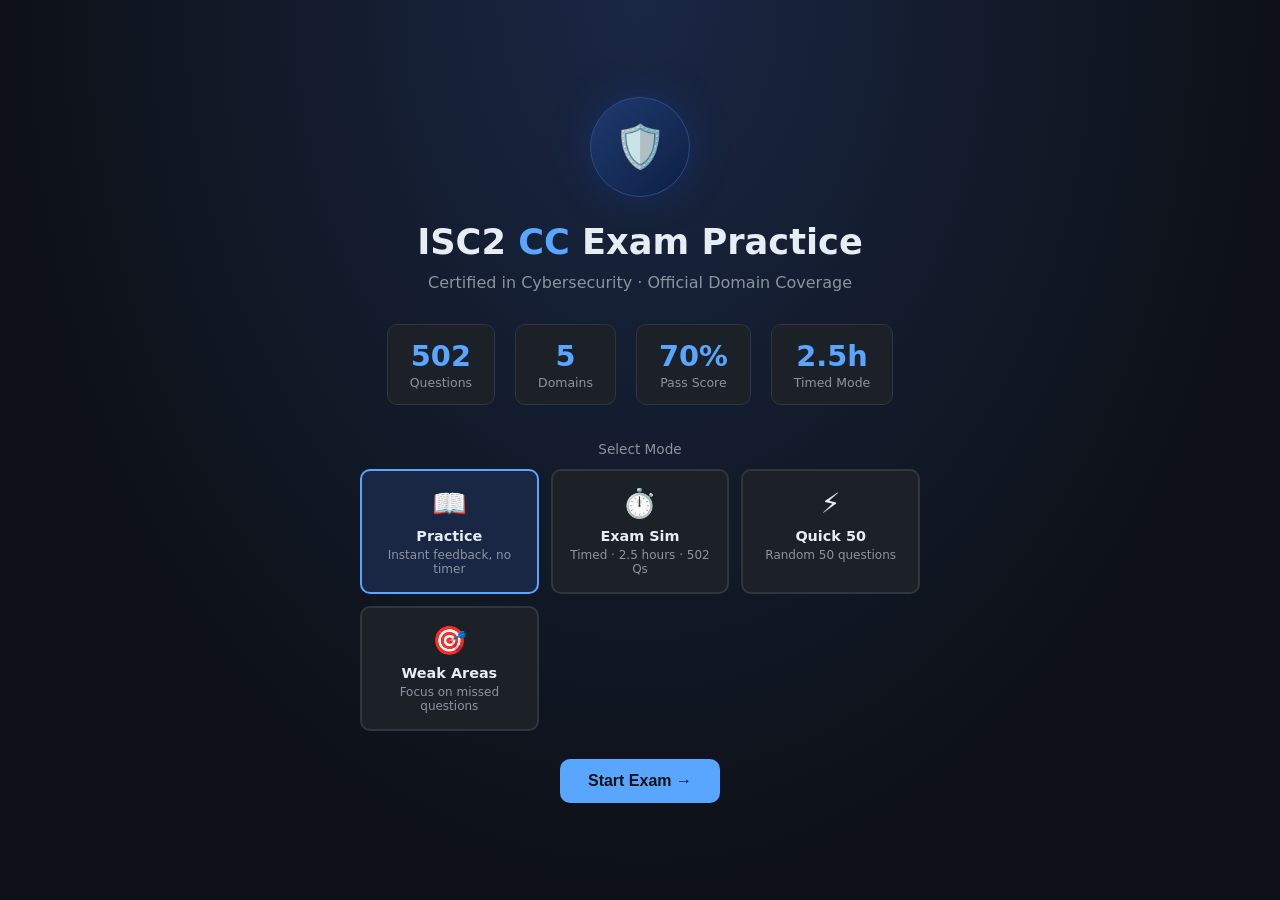
<file: index.html>
<!DOCTYPE html>
<html lang="en">
<head>
<meta charset="UTF-8">
<meta name="viewport" content="width=device-width, initial-scale=1.0">
<title>ISC2 CC Exam Practice – 502 Questions</title>
<link rel="stylesheet" href="style.css">
</head>
<body>

<!-- ─── SPLASH ──────────────────────────────────────────── -->
<div id="splash" class="screen active">
  <div class="badge">🛡️</div>
  <h1 class="splash-title">ISC2 <span>CC</span> Exam Practice</h1>
  <p class="splash-sub">Certified in Cybersecurity · Official Domain Coverage</p>
  <div class="stats-row">
    <div class="stat-box"><div class="num">502</div><div class="lbl">Questions</div></div>
    <div class="stat-box"><div class="num">5</div><div class="lbl">Domains</div></div>
    <div class="stat-box"><div class="num">70%</div><div class="lbl">Pass Score</div></div>
    <div class="stat-box"><div class="num">2.5h</div><div class="lbl">Timed Mode</div></div>
  </div>

  <p style="font-size:.85rem;color:var(--muted);margin-bottom:12px;">Select Mode</p>
  <div class="mode-grid">
    <div class="mode-card sel" onclick="selectMode('practice')" id="m-practice">
      <div class="icon">📖</div>
      <div class="label">Practice</div>
      <div class="desc">Instant feedback, no timer</div>
    </div>
    <div class="mode-card" onclick="selectMode('exam')" id="m-exam">
      <div class="icon">⏱️</div>
      <div class="label">Exam Sim</div>
      <div class="desc">Timed · 2.5 hours · 502 Qs</div>
    </div>
    <div class="mode-card" onclick="selectMode('quick')" id="m-quick">
      <div class="icon">⚡</div>
      <div class="label">Quick 50</div>
      <div class="desc">Random 50 questions</div>
    </div>
    <div class="mode-card" onclick="selectMode('weak')" id="m-weak">
      <div class="icon">🎯</div>
      <div class="label">Weak Areas</div>
      <div class="desc">Focus on missed questions</div>
    </div>
  </div>
  <button class="btn btn-primary" onclick="startExam()">Start Exam →</button>
</div>

<!-- ─── EXAM ────────────────────────────────────────────── -->
<div id="exam" class="screen">
  <div class="top-bar">
    <div class="logo">🛡️ ISC2 CC</div>
    <div class="progress-wrap">
      <div class="prog-text" id="prog-text">Question 1 of 502</div>
      <div class="progress-bar"><div class="progress-fill" id="prog-fill" style="width:0%"></div></div>
    </div>
    <div class="timer" id="timer-display" style="display:none">2:30:00</div>
    <button class="btn btn-ghost btn-end" onclick="confirmEnd()">Finish</button>
  </div>

  <div class="exam-body">
    <div class="q-panel">
      <div class="q-number" id="q-num">Question 1</div>
      <div class="domain-tag" id="q-domain">Domain 1 · Security Principles</div>
      <div class="q-text" id="q-text">Loading…</div>
      <div class="options" id="options"></div>
      <div class="feedback" id="feedback"></div>
      <div class="nav-row">
        <button class="btn btn-ghost" id="btn-prev" onclick="navigate(-1)">← Prev</button>
        <button class="btn btn-primary" id="btn-next" onclick="navigate(1)">Next →</button>
      </div>
    </div>
    <div class="sidebar">
      <div class="sidebar-card">
        <h3>Live Score</h3>
        <div class="score-live">
          <div class="big" id="live-score">0</div>
          <div class="small" id="live-pct">0% correct</div>
        </div>
      </div>
      <div class="sidebar-card">
        <h3>Question Map</h3>
        <div class="mini-grid" id="mini-grid"></div>
      </div>
    </div>
  </div>
</div>

<!-- ─── RESULTS ─────────────────────────────────────────── -->
<div id="results" class="screen">
  <div class="result-card">
    <div class="result-icon" id="res-icon">🏆</div>
    <div class="pass-badge" id="pass-badge">PASS</div>
    <div class="result-title" id="res-title">Exam Complete!</div>
    <div class="result-sub" id="res-sub">Here's how you did</div>
    <div class="score-ring">
      <svg width="140" height="140" viewBox="0 0 140 140">
        <circle cx="70" cy="70" r="58" fill="none" stroke="#30363d" stroke-width="12"/>
        <circle cx="70" cy="70" r="58" fill="none" stroke="#3fb950" stroke-width="12"
          stroke-dasharray="364.4" stroke-dashoffset="364.4" id="ring-circle"
          stroke-linecap="round"/>
      </svg>
      <div class="ring-val">
        <div class="pct" id="ring-pct">0%</div>
        <div class="pct-lbl">Score</div>
      </div>
    </div>
    <div class="result-grid">
      <div class="r-stat"><div class="rv green" id="r-correct">0</div><div class="rl">Correct</div></div>
      <div class="r-stat"><div class="rv red"   id="r-wrong">0</div><div class="rl">Incorrect</div></div>
      <div class="r-stat"><div class="rv blue"  id="r-unanswered">0</div><div class="rl">Unanswered</div></div>
      <div class="r-stat"><div class="rv"       id="r-time">—</div><div class="rl">Time Taken</div></div>
    </div>
    <div id="dom-breakdown"></div>
    <div class="result-btns">
      <button class="btn btn-ghost"   onclick="reviewWrong()">Review Wrong ✗</button>
      <button class="btn btn-primary" onclick="location.reload()">New Exam 🔄</button>
    </div>
  </div>
</div>

<!-- Questions data -->
<script src="questions.js"></script>
<!-- App logic -->
<script src="app.js"></script>

</body>
</html>
</file>
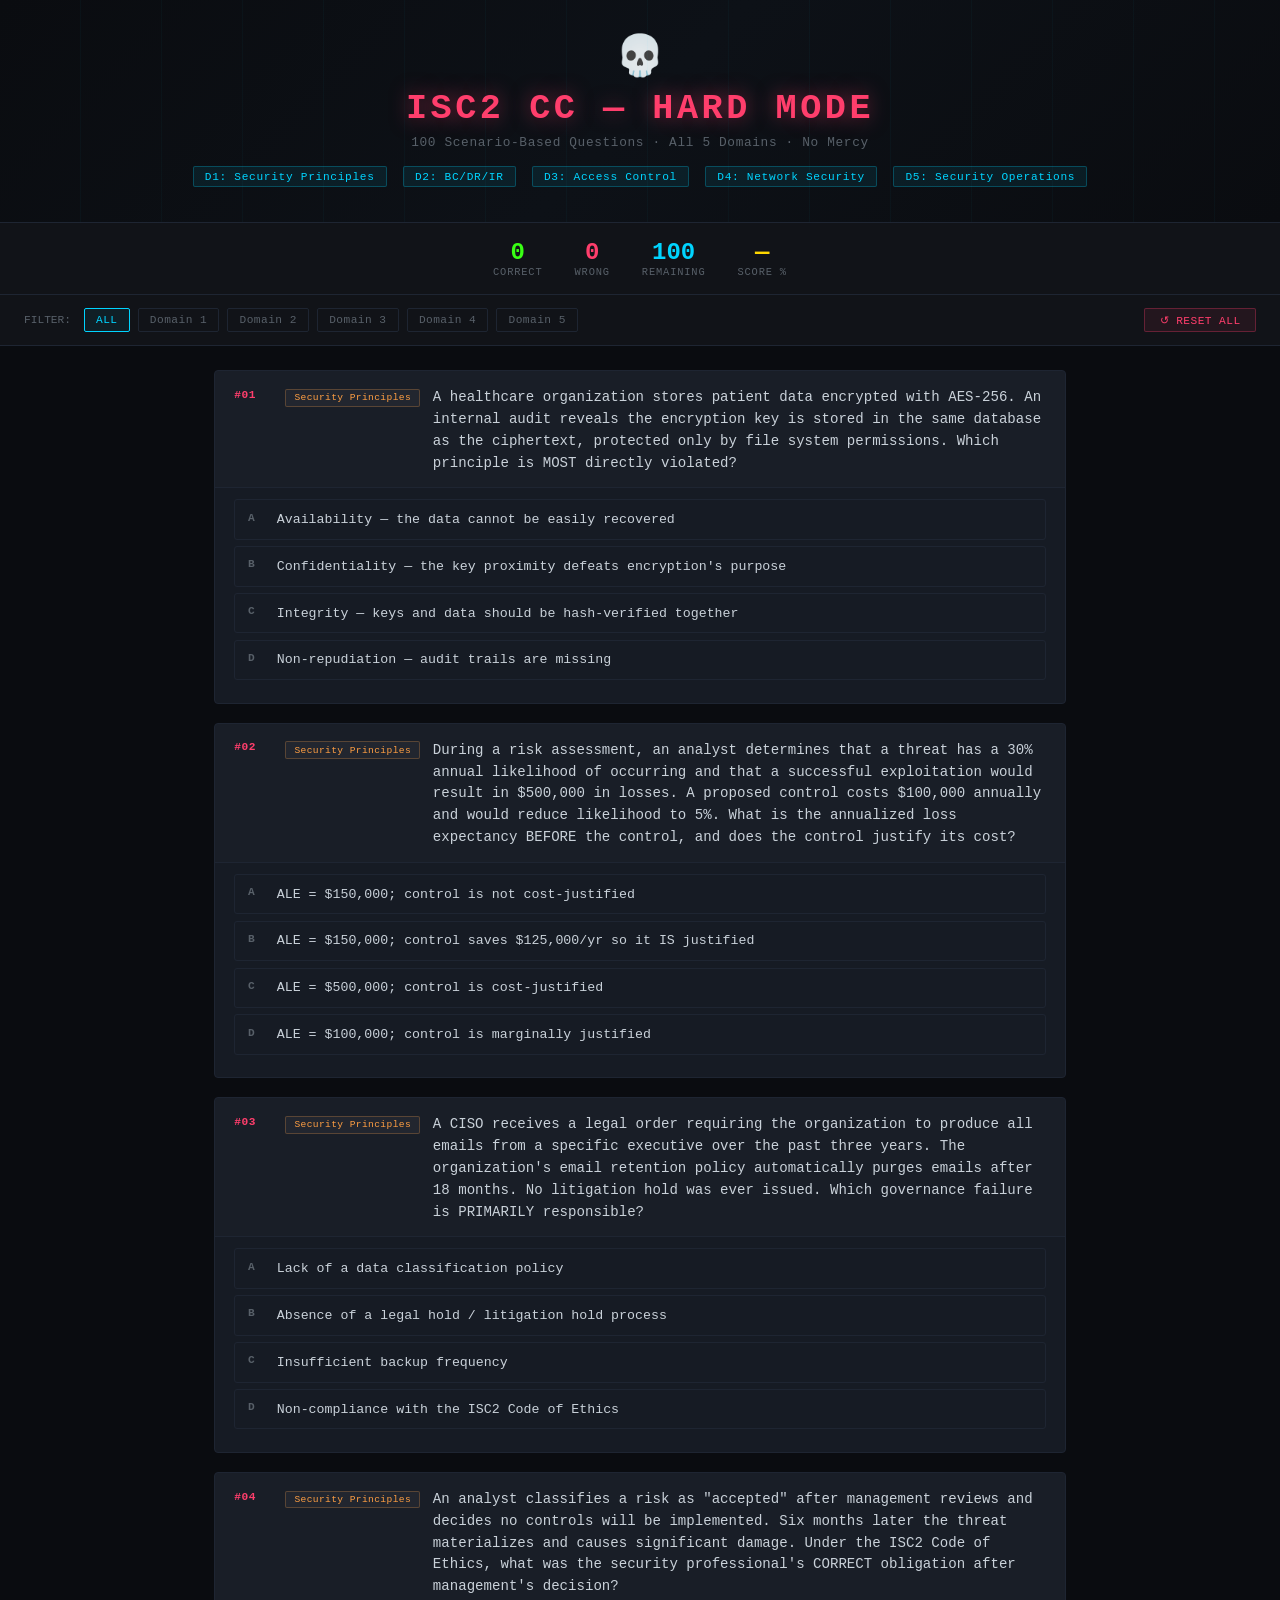
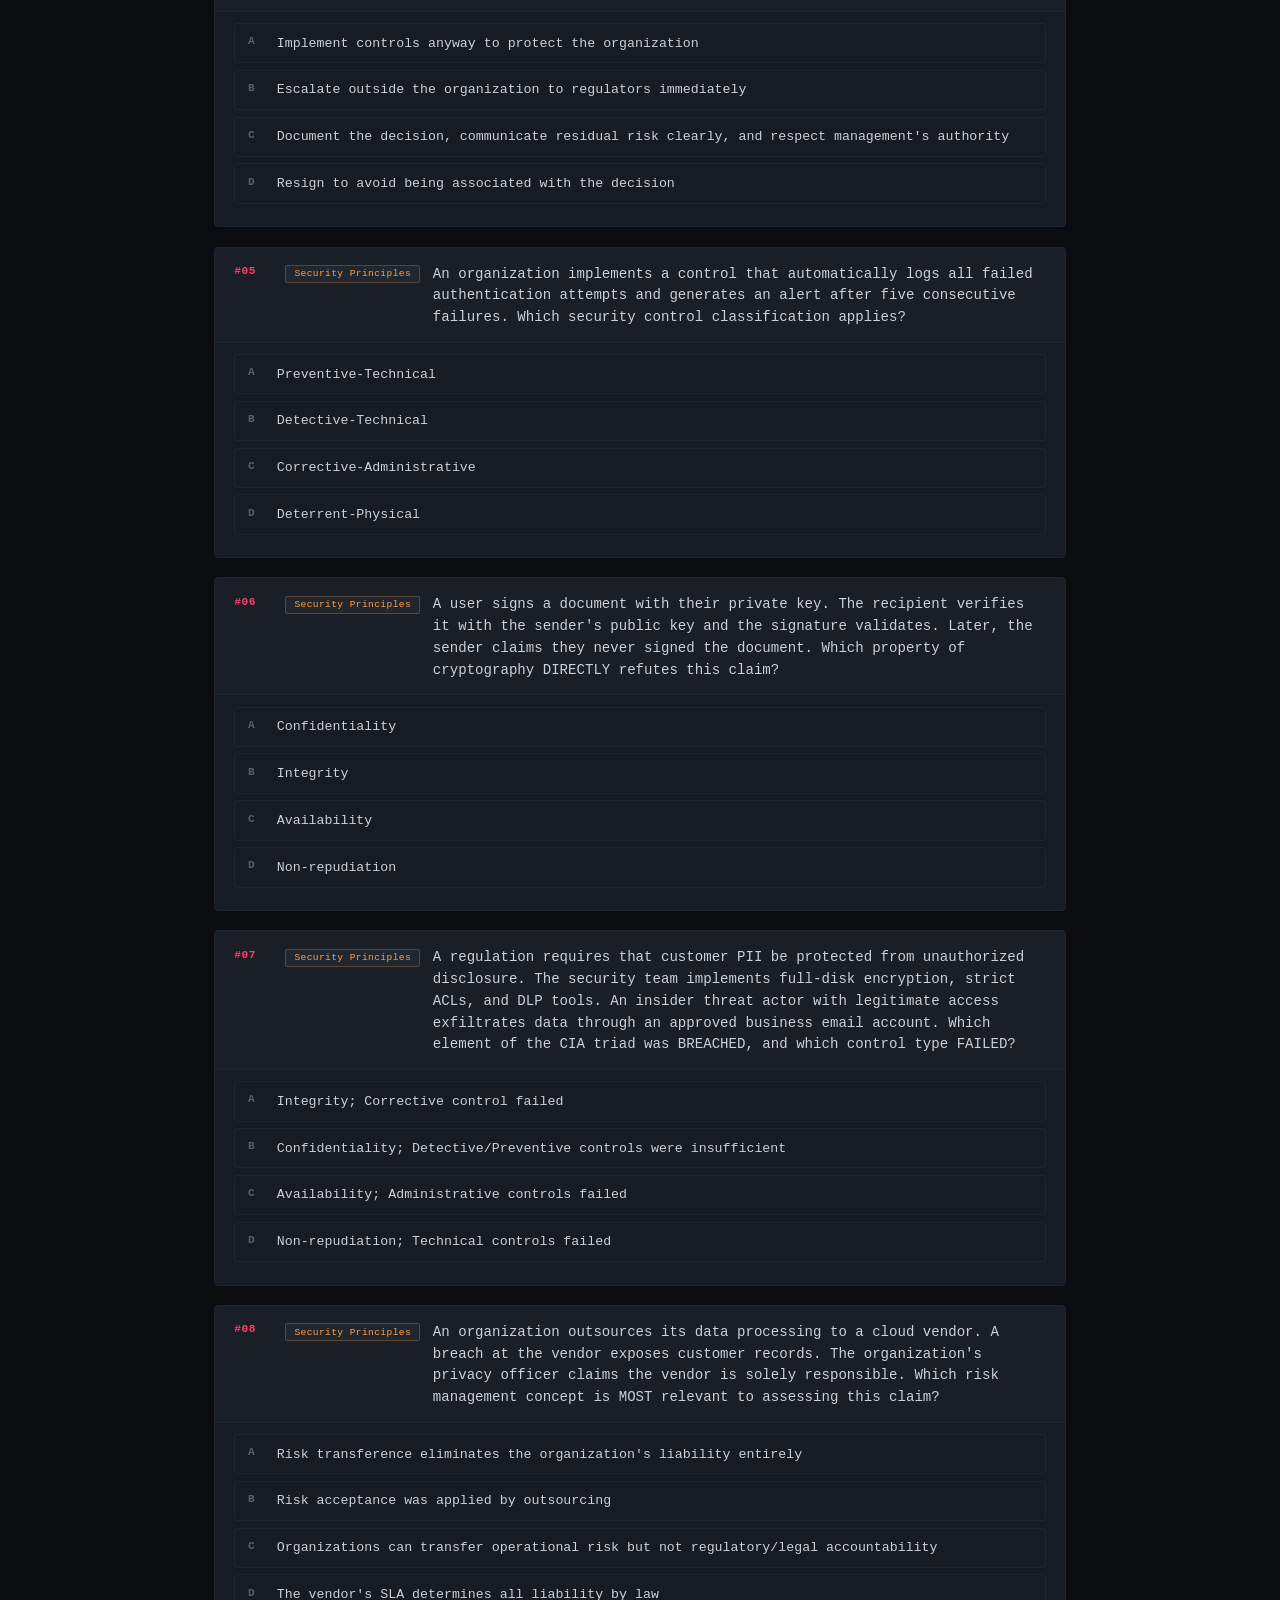
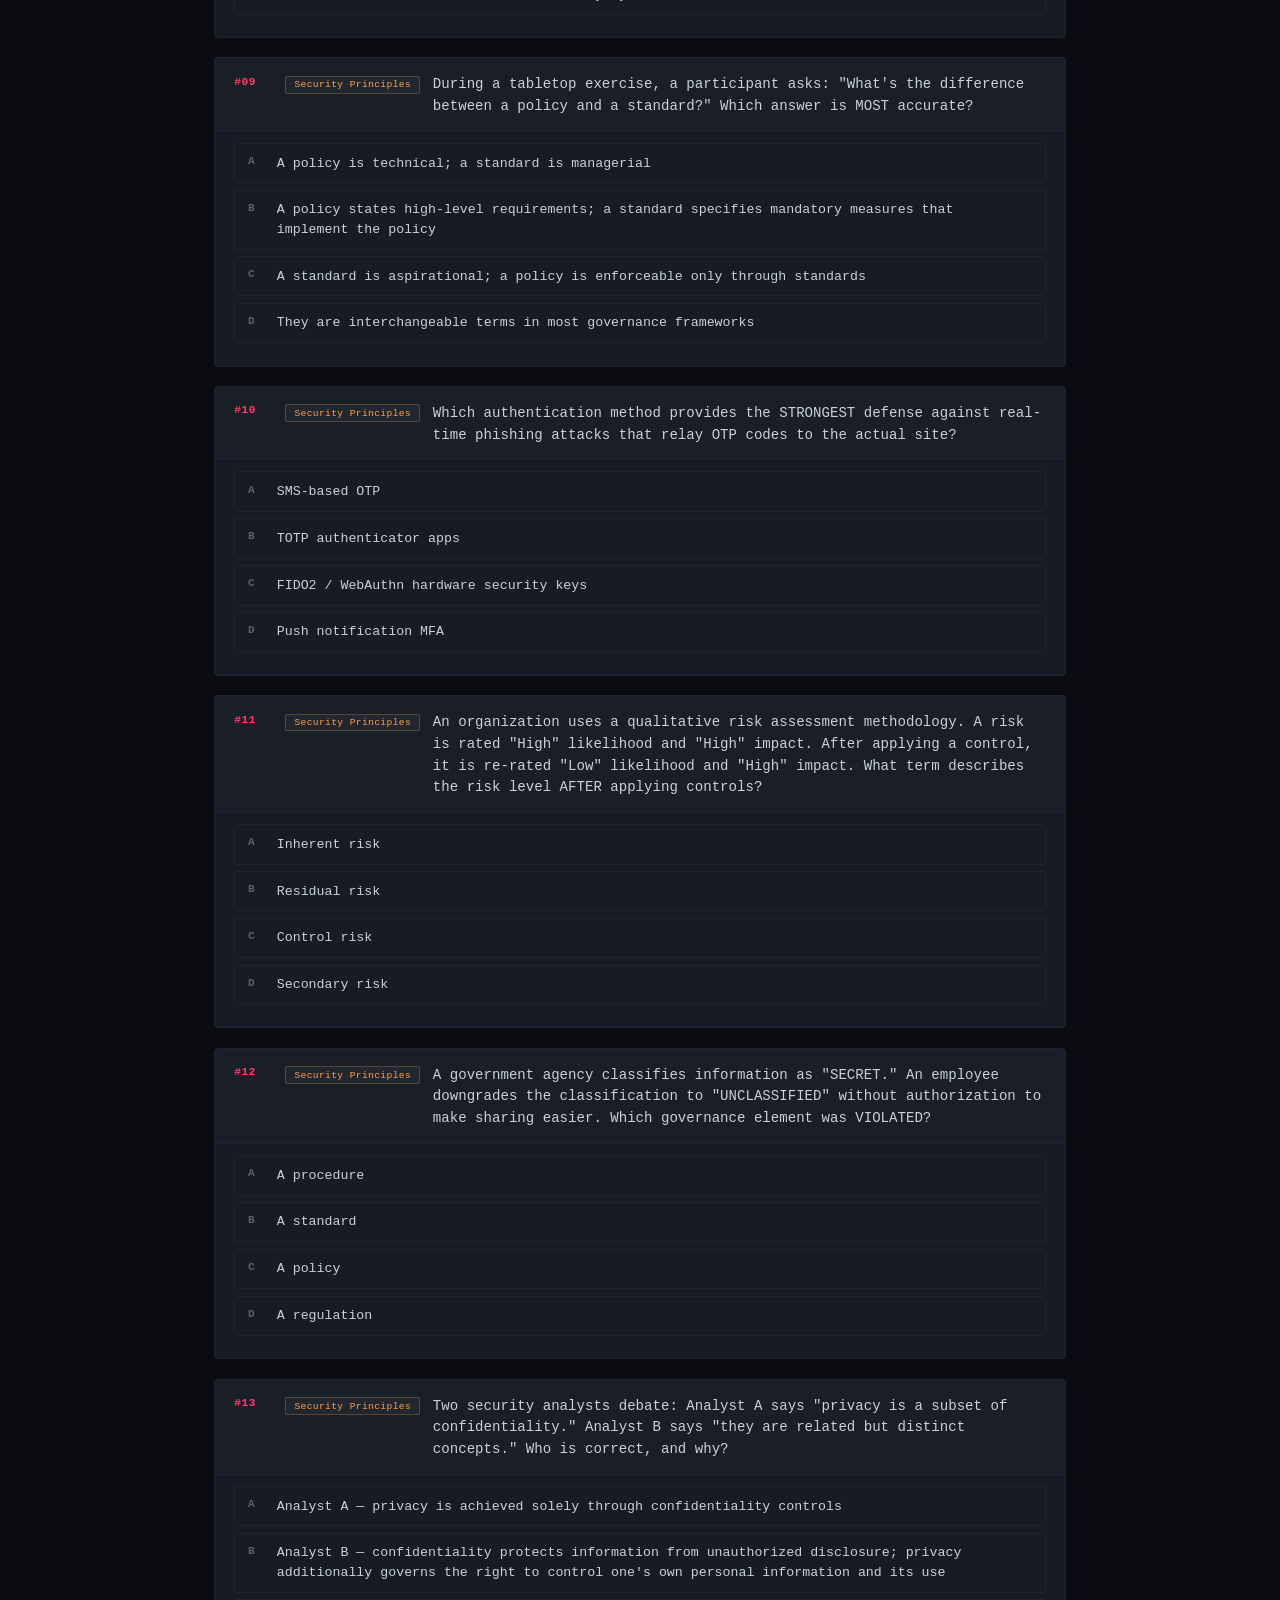
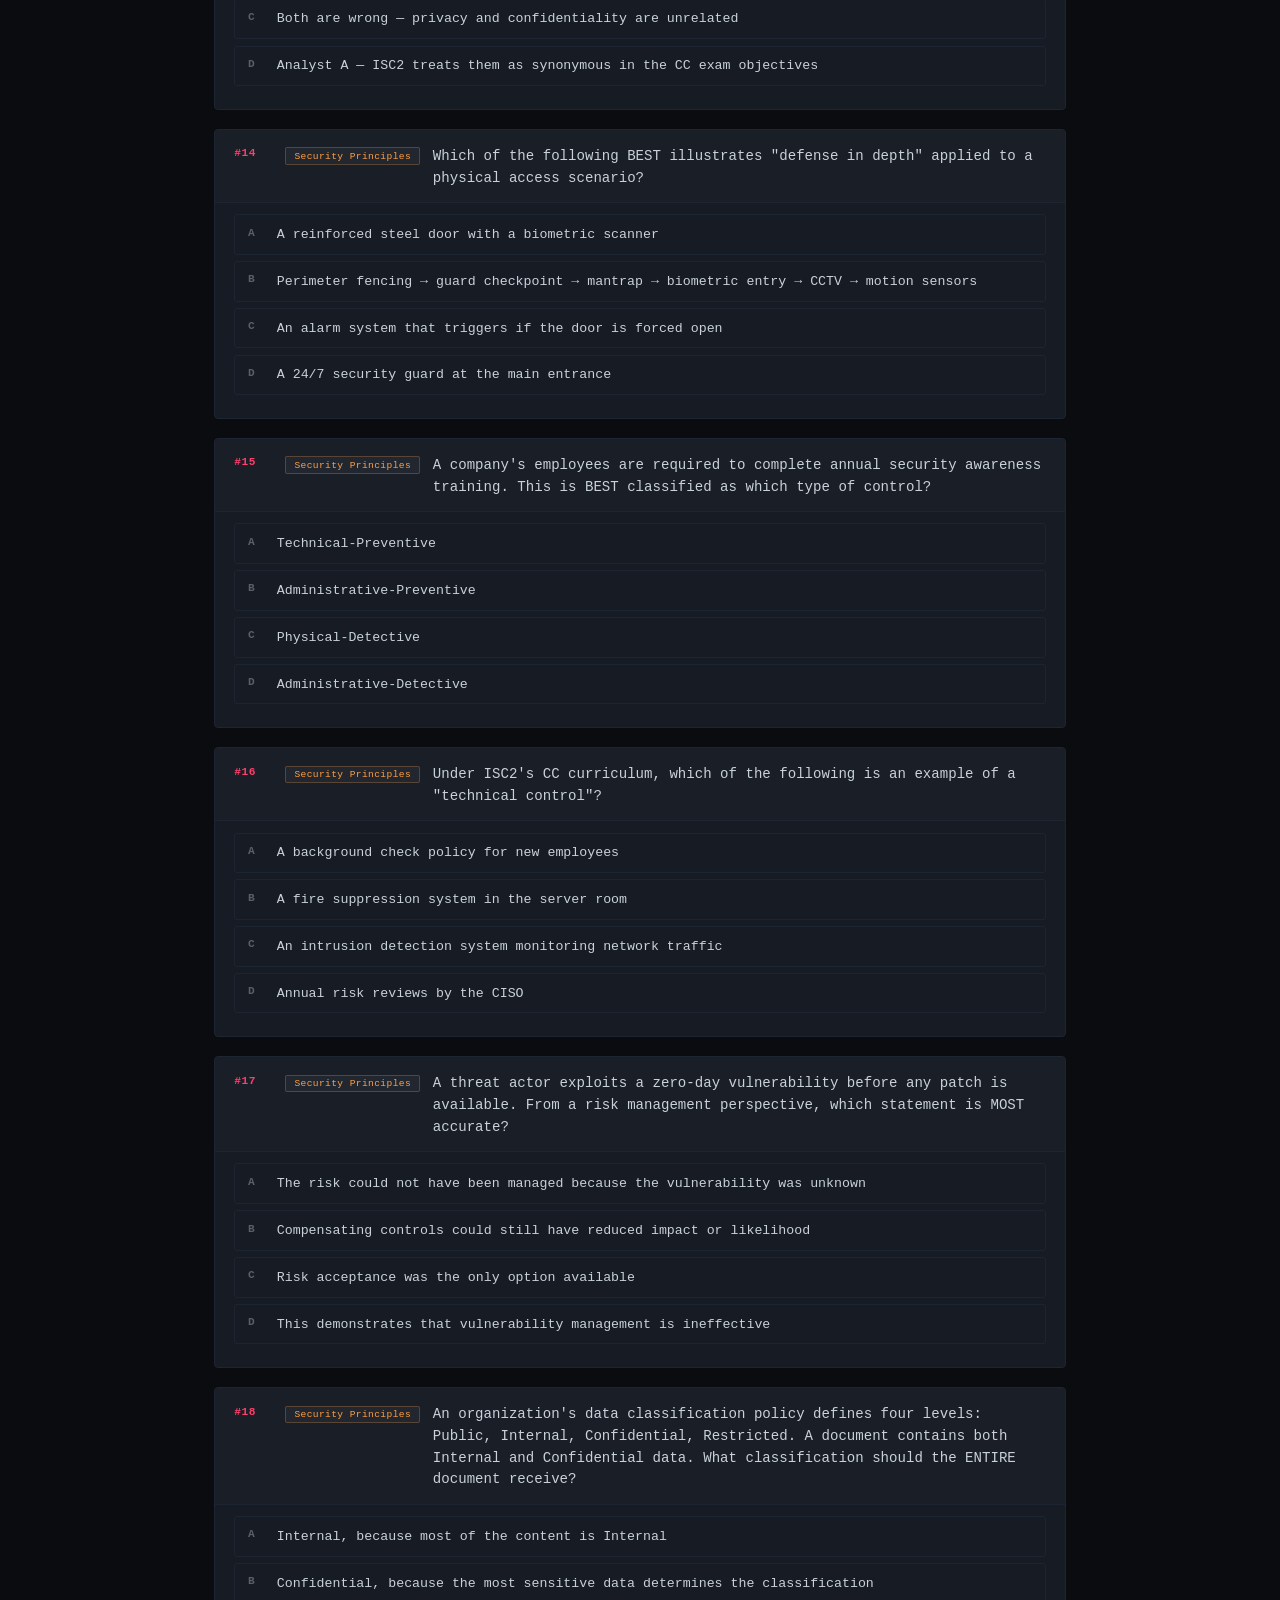
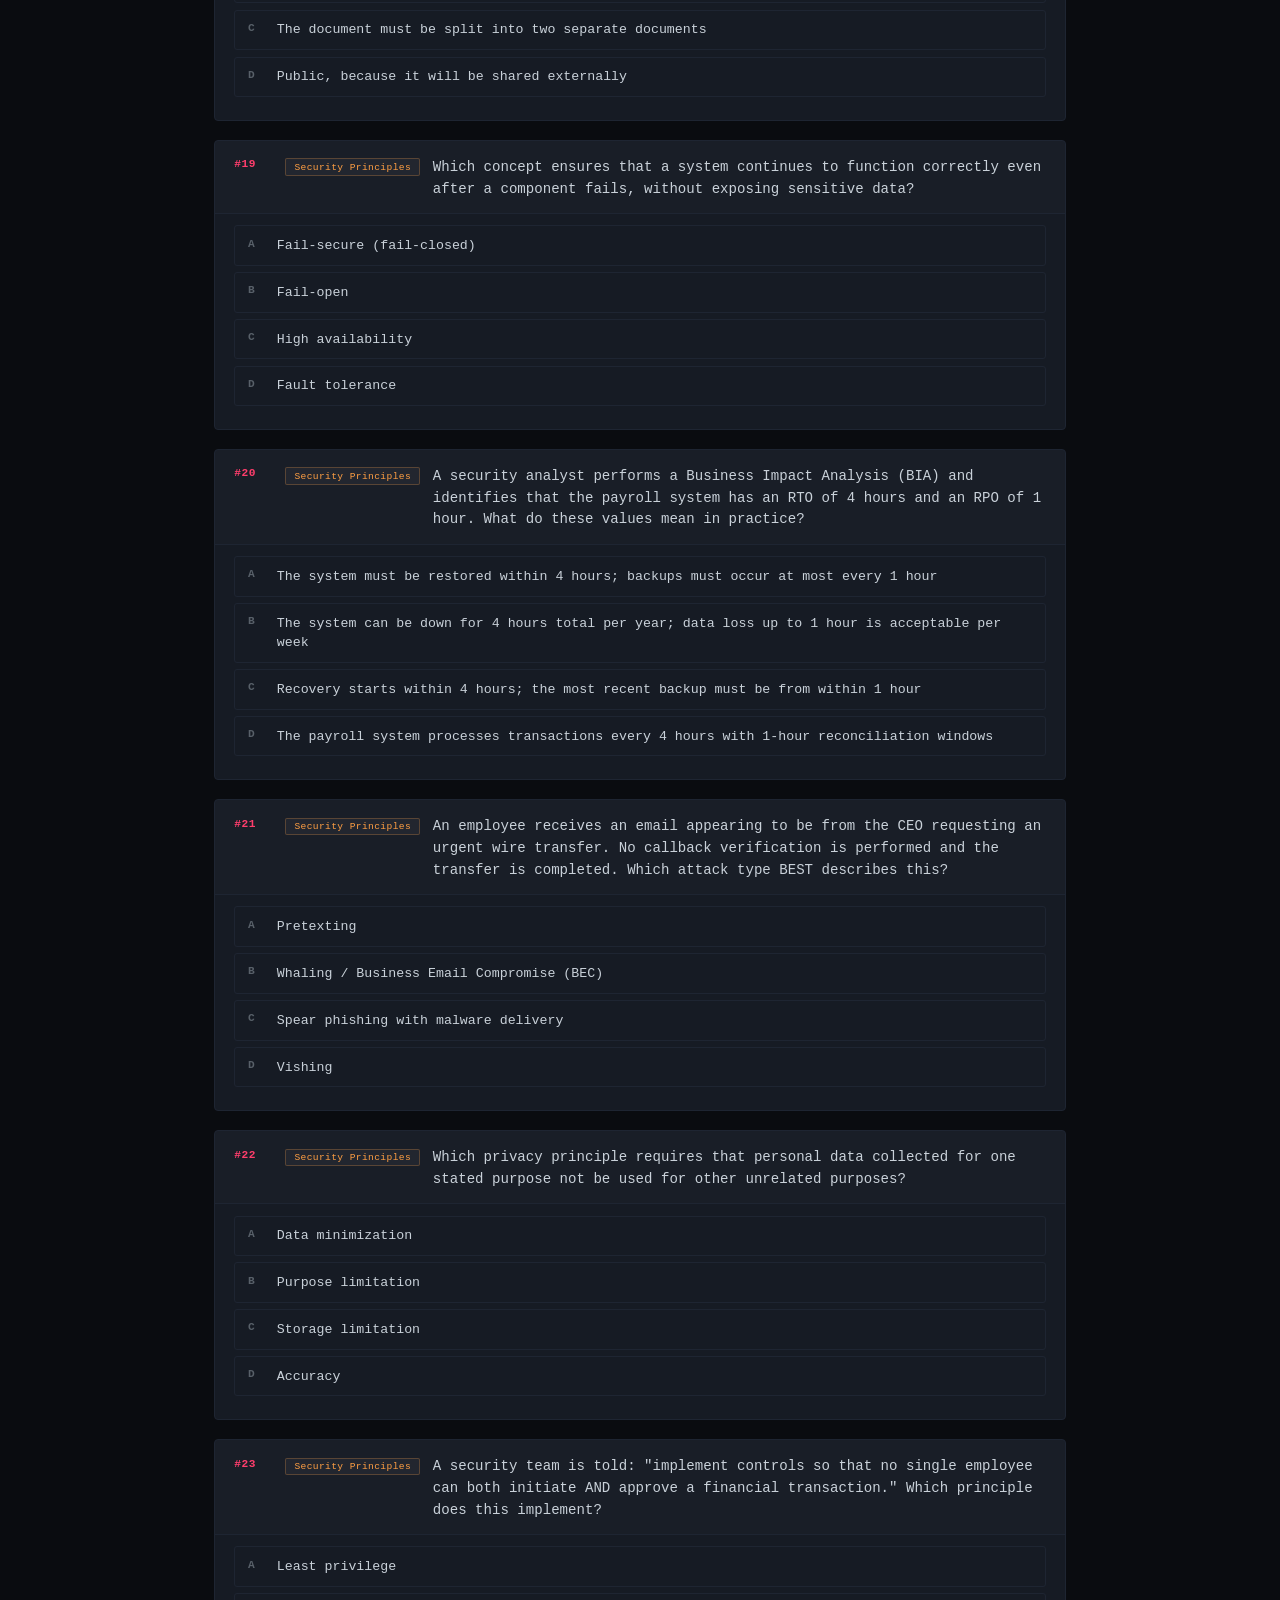
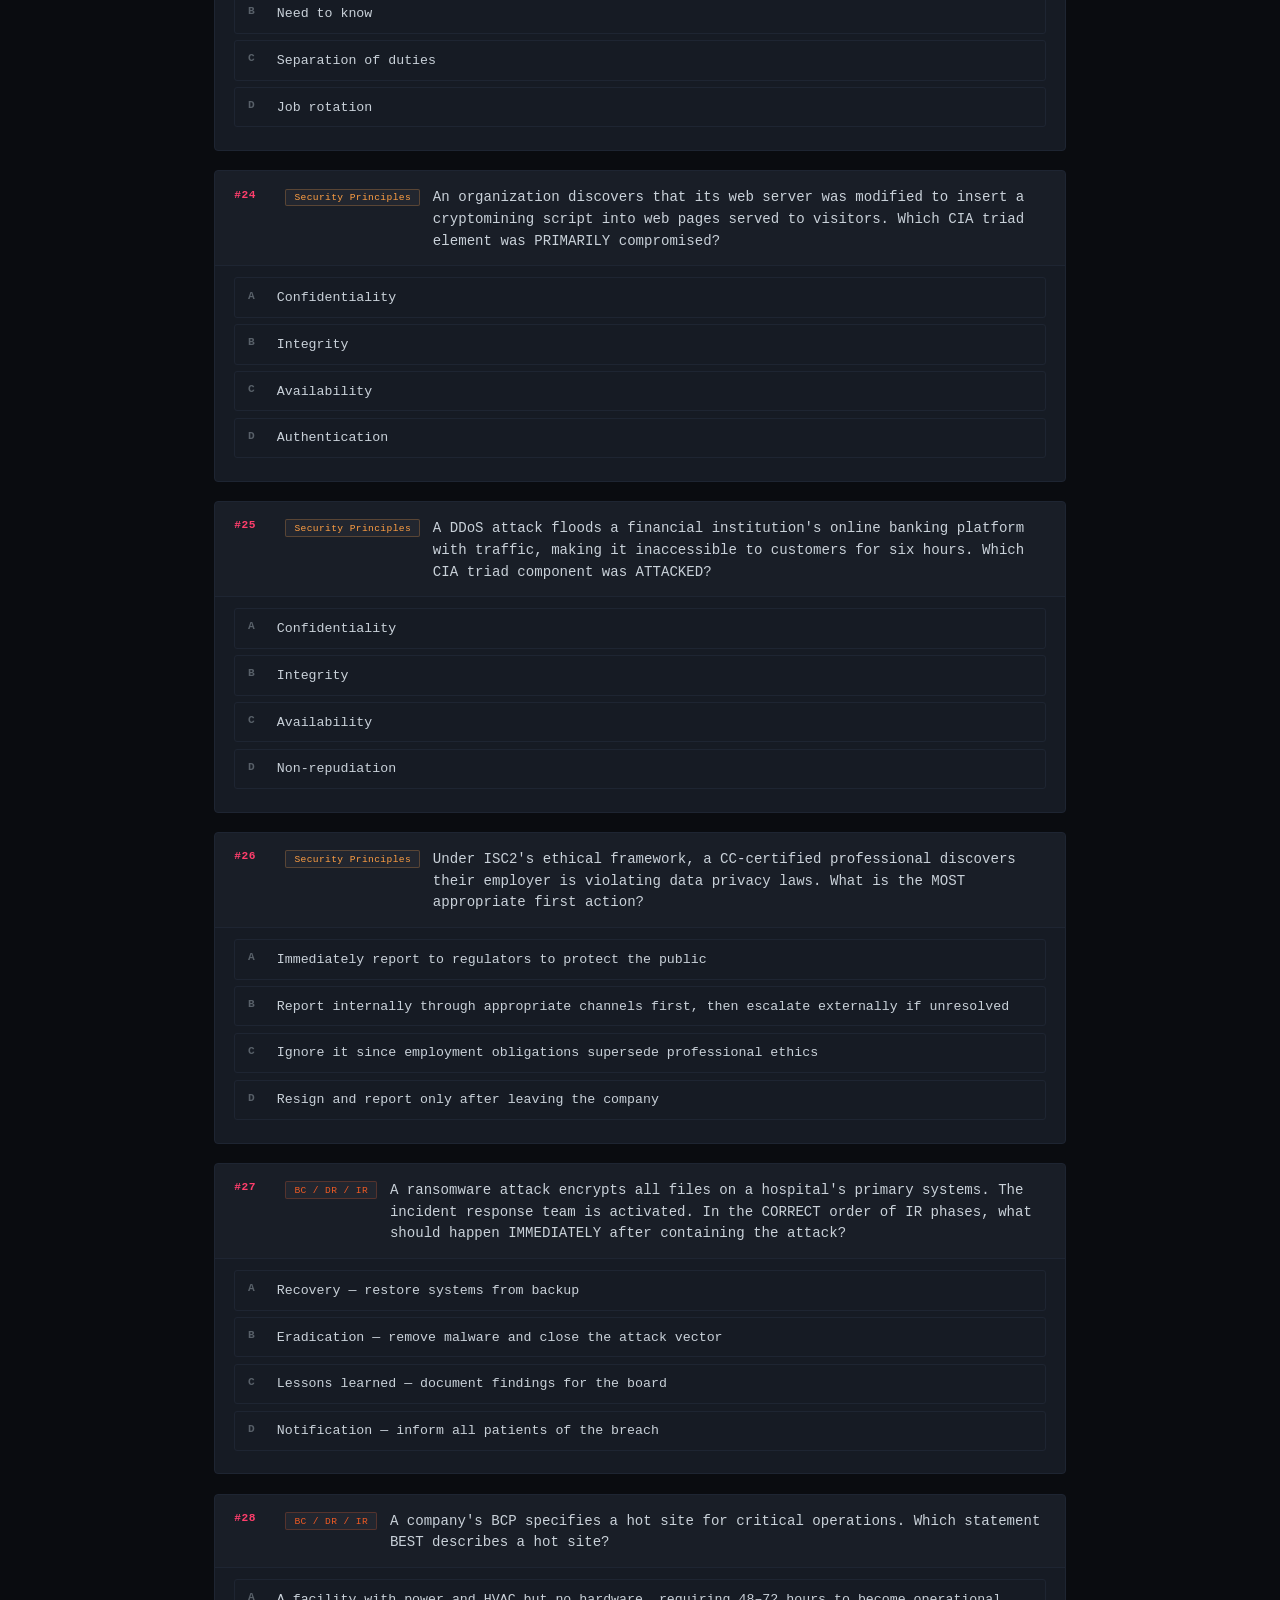
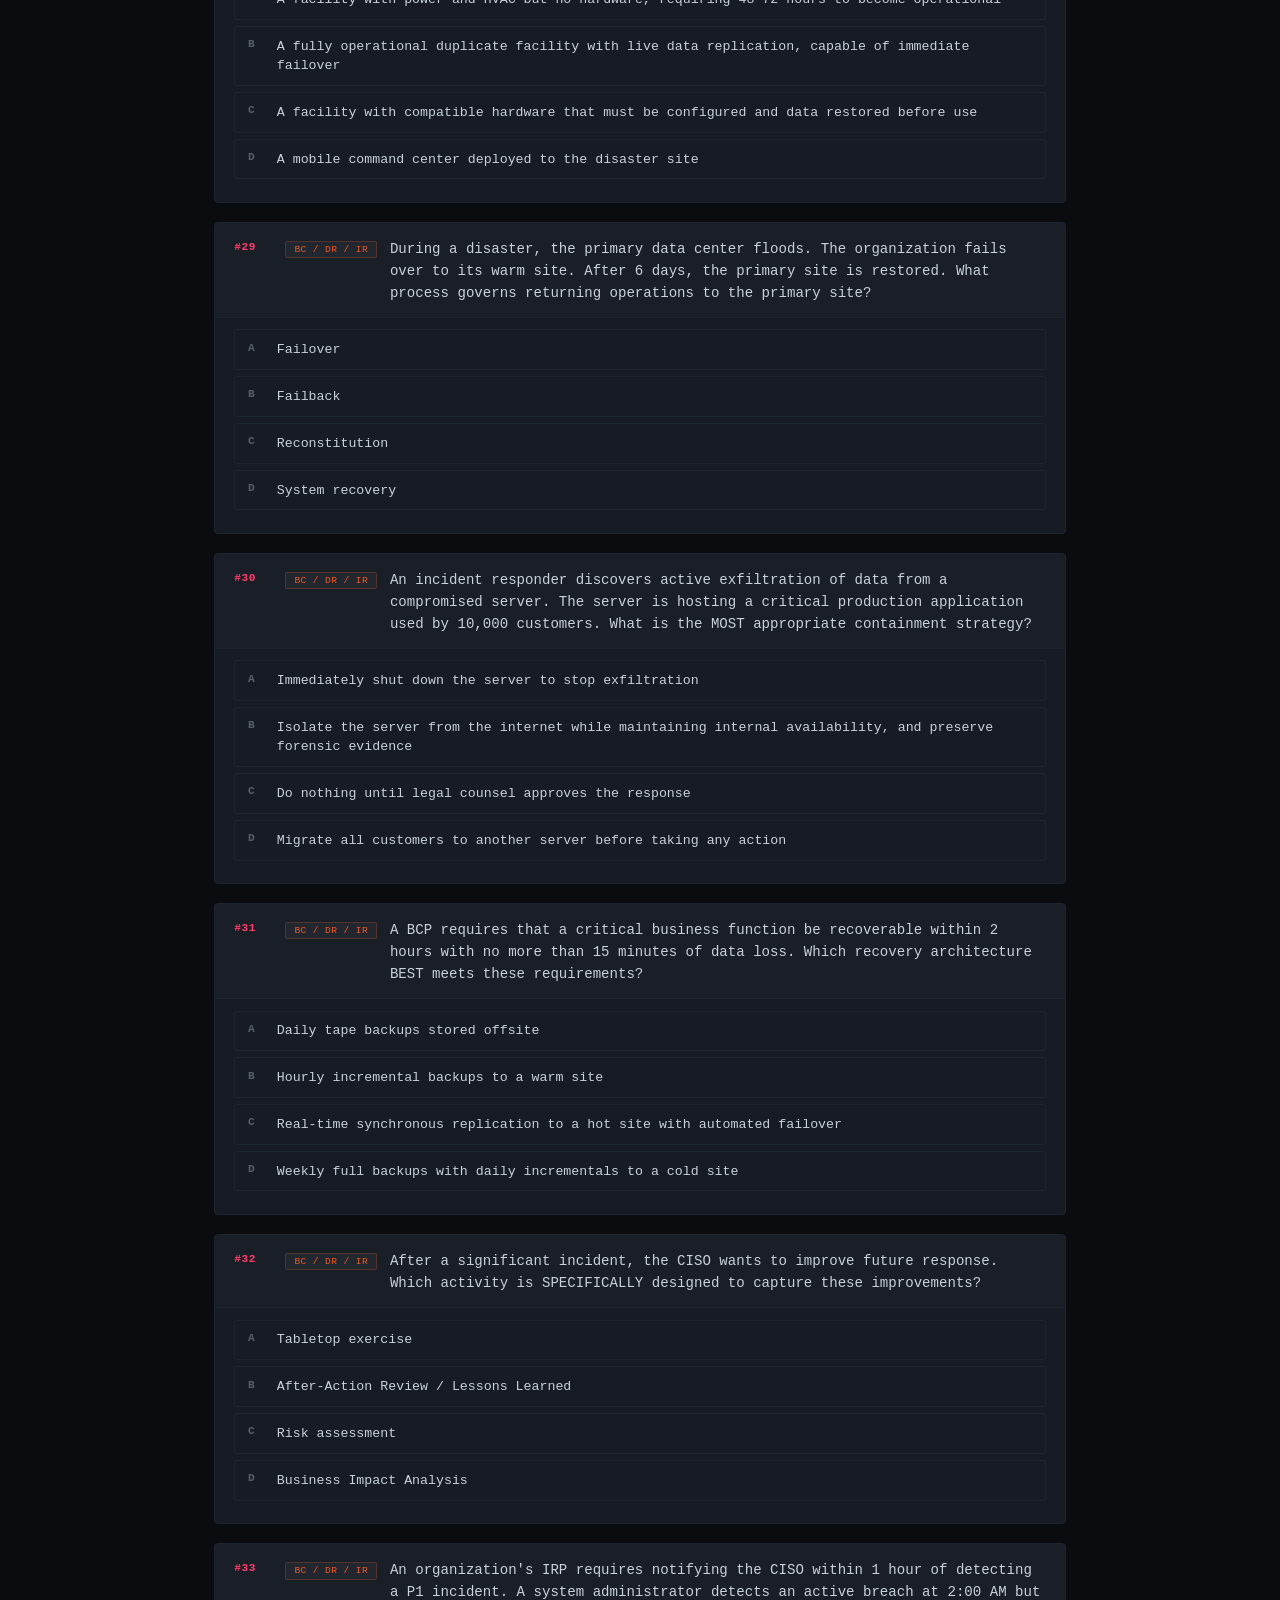
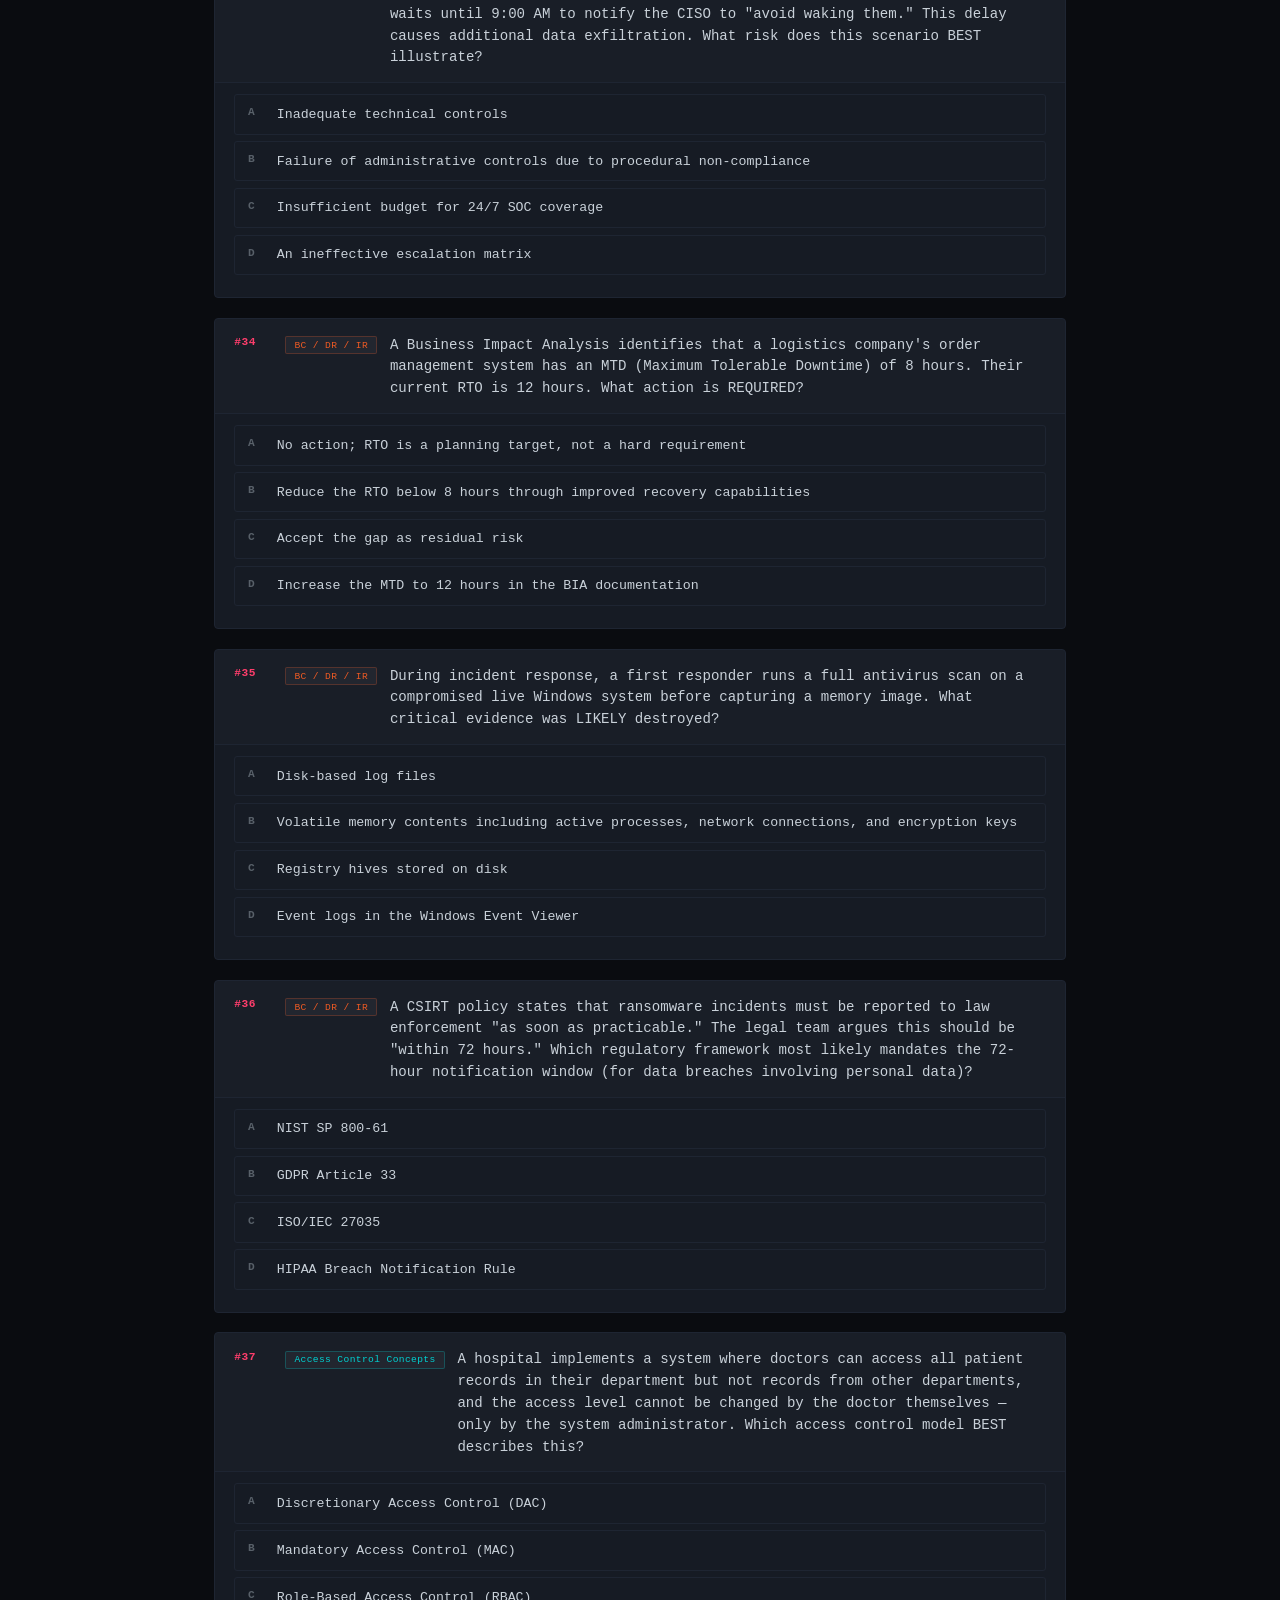
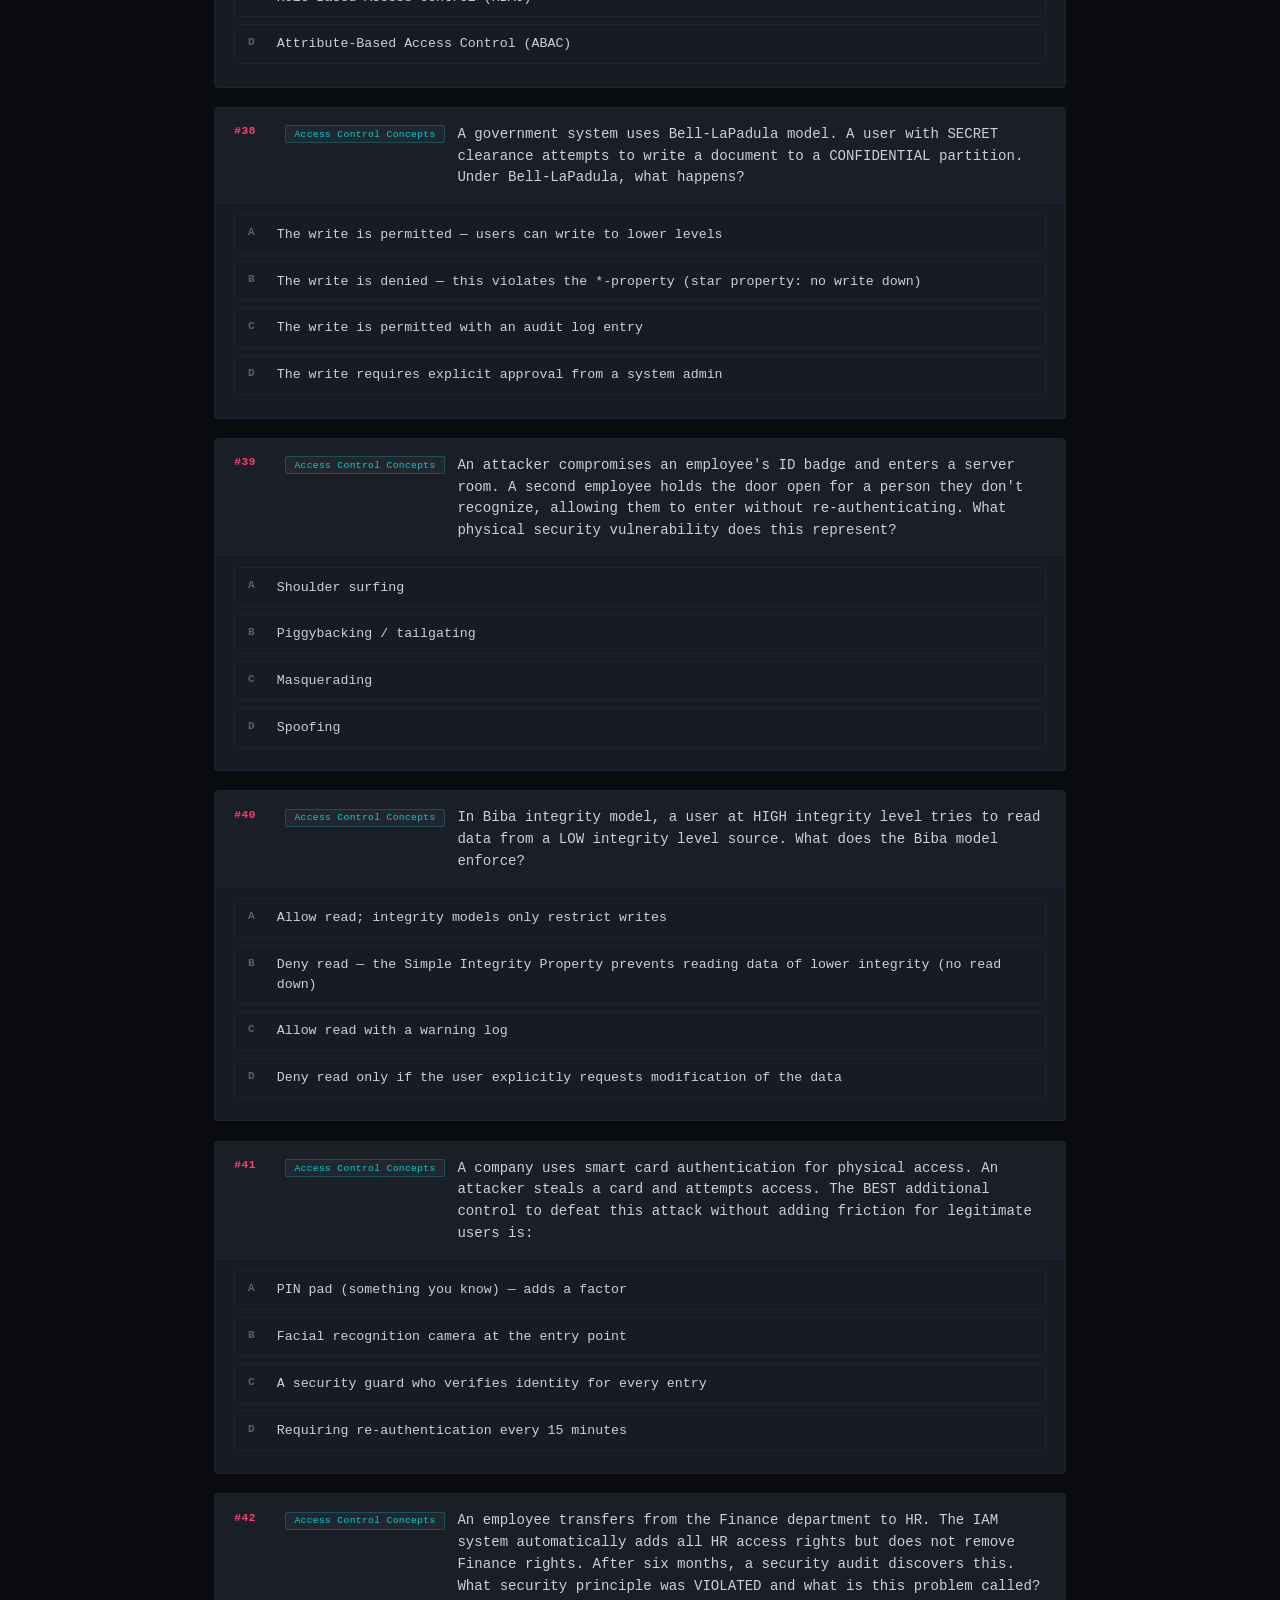
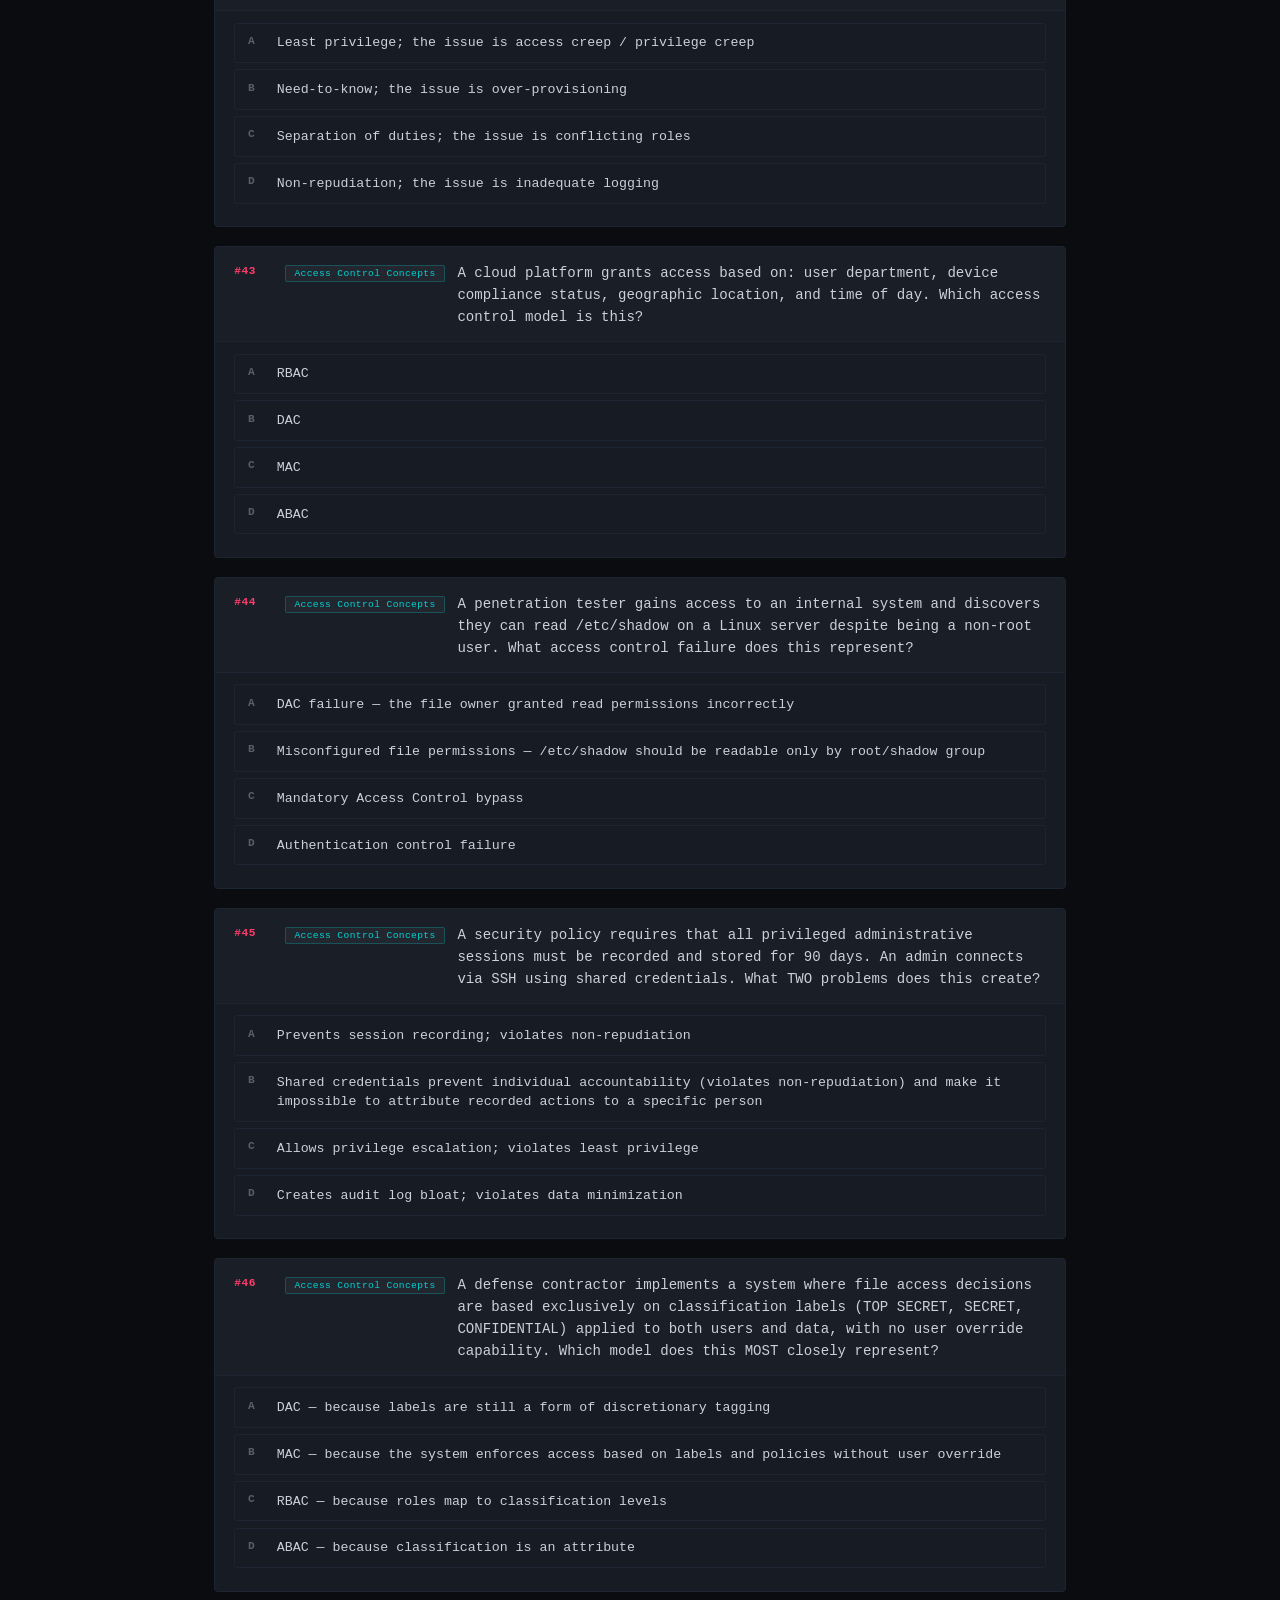
<file: hard_mode.html>
<!DOCTYPE html>
<html lang="en">
<head>
<meta charset="UTF-8"/>
<meta name="viewport" content="width=device-width, initial-scale=1.0"/>
<title>ISC2 CC — HARD MODE | 100 Brutal Questions</title>
<style>
  :root {
    --bg: #0a0c10;
    --surface: #111318;
    --card: #161b24;
    --border: #1e2532;
    --accent: #00d4ff;
    --accent2: #ff3e6c;
    --accent3: #39ff14;
    --gold: #ffd700;
    --text: #c9d1d9;
    --muted: #586069;
    --correct: #1a3a1a;
    --correct-border: #39ff14;
    --wrong: #3a1a1a;
    --wrong-border: #ff3e6c;
    --font: 'Courier New', monospace;
  }
  * { box-sizing: border-box; margin: 0; padding: 0; }
  body {
    background: var(--bg);
    color: var(--text);
    font-family: var(--font);
    min-height: 100vh;
  }

  /* ── HEADER ── */
  header {
    background: linear-gradient(135deg, #0a0c10 0%, #0d1117 50%, #0a0c10 100%);
    border-bottom: 1px solid var(--border);
    padding: 2rem 1.5rem;
    text-align: center;
    position: relative;
    overflow: hidden;
  }
  header::before {
    content: '';
    position: absolute; inset: 0;
    background: repeating-linear-gradient(
      90deg,
      transparent,
      transparent 80px,
      rgba(0,212,255,0.03) 80px,
      rgba(0,212,255,0.03) 81px
    );
  }
  .skull { font-size: 2.5rem; display: block; margin-bottom: .5rem; }
  header h1 {
    font-size: clamp(1.4rem, 4vw, 2.2rem);
    color: var(--accent2);
    letter-spacing: .1em;
    text-transform: uppercase;
    text-shadow: 0 0 20px rgba(255,62,108,.5);
  }
  header p {
    color: var(--muted);
    font-size: .8rem;
    margin-top: .4rem;
    letter-spacing: .05em;
  }
  .domain-badge {
    display: inline-block;
    background: rgba(0,212,255,.08);
    border: 1px solid rgba(0,212,255,.25);
    color: var(--accent);
    font-size: .7rem;
    padding: .2rem .7rem;
    border-radius: 2px;
    margin: .2rem;
    letter-spacing: .06em;
  }

  /* ── SCOREBOARD ── */
  #scoreboard {
    display: flex;
    justify-content: center;
    gap: 2rem;
    flex-wrap: wrap;
    padding: 1rem 1.5rem;
    background: var(--surface);
    border-bottom: 1px solid var(--border);
    position: sticky; top: 0; z-index: 100;
  }
  .stat { text-align: center; }
  .stat-val { font-size: 1.5rem; font-weight: 700; }
  .stat-label { font-size: .65rem; color: var(--muted); letter-spacing: .08em; text-transform: uppercase; }
  #score-display { color: var(--accent3); }
  #wrong-display { color: var(--accent2); }
  #remain-display { color: var(--accent); }
  #pct-display { color: var(--gold); }

  /* ── FILTER BAR ── */
  #filter-bar {
    display: flex; flex-wrap: wrap; gap: .5rem;
    padding: .8rem 1.5rem;
    background: var(--surface);
    border-bottom: 1px solid var(--border);
    align-items: center;
  }
  #filter-bar span { font-size: .7rem; color: var(--muted); margin-right: .3rem; }
  .filter-btn {
    background: transparent;
    border: 1px solid var(--border);
    color: var(--muted);
    font-family: var(--font);
    font-size: .7rem;
    padding: .3rem .7rem;
    cursor: pointer;
    border-radius: 2px;
    transition: all .2s;
    letter-spacing: .04em;
  }
  .filter-btn:hover, .filter-btn.active {
    border-color: var(--accent);
    color: var(--accent);
    background: rgba(0,212,255,.06);
  }
  #reset-btn {
    margin-left: auto;
    background: rgba(255,62,108,.08);
    border: 1px solid rgba(255,62,108,.3);
    color: var(--accent2);
    font-family: var(--font);
    font-size: .7rem;
    padding: .3rem .9rem;
    cursor: pointer;
    border-radius: 2px;
    letter-spacing: .04em;
    transition: all .2s;
  }
  #reset-btn:hover { background: rgba(255,62,108,.2); }

  /* ── QUESTIONS ── */
  #questions-container { padding: 1.5rem; max-width: 900px; margin: 0 auto; }

  .question-card {
    background: var(--card);
    border: 1px solid var(--border);
    border-radius: 4px;
    margin-bottom: 1.2rem;
    overflow: hidden;
    transition: border-color .2s;
  }
  .question-card.answered { border-color: #2a3040; }

  .q-header {
    display: flex; align-items: flex-start; gap: .8rem;
    padding: 1rem 1.2rem .8rem;
    border-bottom: 1px solid var(--border);
    background: rgba(255,255,255,.01);
  }
  .q-num {
    font-size: .7rem;
    color: var(--accent2);
    font-weight: 700;
    min-width: 2.4rem;
    padding-top: .1rem;
    letter-spacing: .05em;
  }
  .q-domain {
    font-size: .6rem;
    color: var(--muted);
    background: rgba(255,255,255,.04);
    border: 1px solid var(--border);
    padding: .15rem .5rem;
    border-radius: 2px;
    white-space: nowrap;
    margin-top: .1rem;
    letter-spacing: .04em;
  }
  .q-text { font-size: .88rem; line-height: 1.55; color: var(--text); }
  .q-scenario {
    background: rgba(0,212,255,.04);
    border-left: 2px solid var(--accent);
    padding: .6rem .8rem;
    margin-bottom: .7rem;
    font-size: .82rem;
    color: #8bb3d0;
    font-style: italic;
    line-height: 1.5;
  }

  .options { padding: .7rem 1.2rem 1rem; }
  .option {
    display: flex; align-items: flex-start; gap: .7rem;
    padding: .6rem .8rem;
    margin-bottom: .4rem;
    border: 1px solid var(--border);
    border-radius: 3px;
    cursor: pointer;
    transition: all .15s;
    background: transparent;
  }
  .option:hover:not(.locked) { border-color: var(--accent); background: rgba(0,212,255,.04); }
  .option.correct { background: var(--correct); border-color: var(--correct-border); }
  .option.wrong { background: var(--wrong); border-color: var(--wrong-border); }
  .option.locked { cursor: default; }
  .opt-letter {
    font-size: .7rem;
    font-weight: 700;
    color: var(--muted);
    min-width: 1.1rem;
    padding-top: .1rem;
  }
  .option.correct .opt-letter { color: var(--correct-border); }
  .option.wrong .opt-letter { color: var(--accent2); }
  .opt-text { font-size: .83rem; line-height: 1.45; }

  .explanation {
    display: none;
    background: rgba(0,212,255,.04);
    border-top: 1px solid var(--border);
    padding: .8rem 1.2rem;
    font-size: .8rem;
    line-height: 1.55;
    color: #9bbfd0;
  }
  .explanation.show { display: block; }
  .explanation strong { color: var(--accent3); }

  /* ── RESULTS MODAL ── */
  #results-modal {
    display: none;
    position: fixed; inset: 0;
    background: rgba(0,0,0,.85);
    z-index: 200;
    align-items: center;
    justify-content: center;
  }
  #results-modal.show { display: flex; }
  .modal-box {
    background: var(--card);
    border: 1px solid var(--accent);
    border-radius: 6px;
    padding: 2.5rem;
    max-width: 480px;
    width: 90%;
    text-align: center;
    box-shadow: 0 0 60px rgba(0,212,255,.15);
  }
  .modal-box h2 { color: var(--accent); font-size: 1.3rem; margin-bottom: .5rem; letter-spacing: .06em; }
  .modal-score { font-size: 3rem; font-weight: 700; margin: 1rem 0 .3rem; }
  .modal-grade { font-size: .9rem; color: var(--muted); margin-bottom: 1.2rem; }
  .modal-close {
    background: rgba(0,212,255,.1);
    border: 1px solid var(--accent);
    color: var(--accent);
    font-family: var(--font);
    padding: .6rem 1.5rem;
    cursor: pointer;
    font-size: .8rem;
    border-radius: 3px;
    transition: all .2s;
  }
  .modal-close:hover { background: rgba(0,212,255,.25); }

  .progress-bar-wrap {
    height: 3px;
    background: var(--border);
    margin: 1rem 0;
    border-radius: 2px;
    overflow: hidden;
  }
  .progress-bar-fill {
    height: 100%;
    background: linear-gradient(90deg, var(--accent), var(--accent3));
    transition: width .3s;
  }

  @media(max-width:600px){
    header { padding: 1.5rem 1rem; }
    #scoreboard { gap: 1rem; }
    .stat-val { font-size: 1.2rem; }
  }
</style>
</head>
<body>

<header>
  <span class="skull">💀</span>
  <h1>ISC2 CC — HARD MODE</h1>
  <p>100 Scenario-Based Questions · All 5 Domains · No Mercy</p>
  <div style="margin-top:.8rem">
    <span class="domain-badge">D1: Security Principles</span>
    <span class="domain-badge">D2: BC/DR/IR</span>
    <span class="domain-badge">D3: Access Control</span>
    <span class="domain-badge">D4: Network Security</span>
    <span class="domain-badge">D5: Security Operations</span>
  </div>
</header>

<div id="scoreboard">
  <div class="stat"><div class="stat-val" id="score-display">0</div><div class="stat-label">Correct</div></div>
  <div class="stat"><div class="stat-val" id="wrong-display">0</div><div class="stat-label">Wrong</div></div>
  <div class="stat"><div class="stat-val" id="remain-display">100</div><div class="stat-label">Remaining</div></div>
  <div class="stat"><div class="stat-val" id="pct-display">—</div><div class="stat-label">Score %</div></div>
</div>

<div id="filter-bar">
  <span>FILTER:</span>
  <button class="filter-btn active" onclick="filterDomain('all',this)">ALL</button>
  <button class="filter-btn" onclick="filterDomain('D1',this)">Domain 1</button>
  <button class="filter-btn" onclick="filterDomain('D2',this)">Domain 2</button>
  <button class="filter-btn" onclick="filterDomain('D3',this)">Domain 3</button>
  <button class="filter-btn" onclick="filterDomain('D4',this)">Domain 4</button>
  <button class="filter-btn" onclick="filterDomain('D5',this)">Domain 5</button>
  <button id="reset-btn" onclick="resetAll()">↺ RESET ALL</button>
</div>

<div id="questions-container"></div>

<div id="results-modal">
  <div class="modal-box">
    <h2>⚡ HARD MODE COMPLETE</h2>
    <div class="progress-bar-wrap"><div class="progress-bar-fill" id="modal-bar"></div></div>
    <div class="modal-score" id="modal-score-text"></div>
    <div class="modal-grade" id="modal-grade-text"></div>
    <button class="modal-close" onclick="document.getElementById('results-modal').classList.remove('show')">REVIEW ANSWERS</button>
  </div>
</div>

<script>
const QUESTIONS = [
  // ───────────────────── DOMAIN 1: Security Principles ─────────────────────
  {
    domain:"D1", domainLabel:"Security Principles",
    q:`A healthcare organization stores patient data encrypted with AES-256. An internal audit reveals the encryption key is stored in the same database as the ciphertext, protected only by file system permissions. Which principle is MOST directly violated?`,
    opts:["Availability — the data cannot be easily recovered","Confidentiality — the key proximity defeats encryption's purpose","Integrity — keys and data should be hash-verified together","Non-repudiation — audit trails are missing"],
    answer:1,
    exp:`Storing the key with the ciphertext is equivalent to leaving a safe's combination taped to the door. <strong>Confidentiality</strong> is directly undermined because any attacker who exfiltrates the database also gets the key. AES-256 is strong, but key management failures render it moot.`
  },
  {
    domain:"D1", domainLabel:"Security Principles",
    q:`During a risk assessment, an analyst determines that a threat has a 30% annual likelihood of occurring and that a successful exploitation would result in $500,000 in losses. A proposed control costs $100,000 annually and would reduce likelihood to 5%. What is the annualized loss expectancy BEFORE the control, and does the control justify its cost?`,
    opts:["ALE = $150,000; control is not cost-justified","ALE = $150,000; control saves $125,000/yr so it IS justified","ALE = $500,000; control is cost-justified","ALE = $100,000; control is marginally justified"],
    answer:1,
    exp:`ALE = SLE × ARO = $500,000 × 0.30 = <strong>$150,000</strong>. With the control, ALE drops to $500,000 × 0.05 = $25,000. Annual savings = $150,000 − $25,000 = <strong>$125,000</strong>, which exceeds the $100,000 control cost by $25,000. The control is cost-justified.`
  },
  {
    domain:"D1", domainLabel:"Security Principles",
    q:`A CISO receives a legal order requiring the organization to produce all emails from a specific executive over the past three years. The organization's email retention policy automatically purges emails after 18 months. No litigation hold was ever issued. Which governance failure is PRIMARILY responsible?`,
    opts:["Lack of a data classification policy","Absence of a legal hold / litigation hold process","Insufficient backup frequency","Non-compliance with the ISC2 Code of Ethics"],
    answer:1,
    exp:`A <strong>litigation hold</strong> (legal hold) suspends normal retention/deletion schedules when litigation is reasonably anticipated. Without this process, routine purging destroyed evidence subject to discovery — a serious legal and governance failure. Data classification and backup frequency are secondary issues.`
  },
  {
    domain:"D1", domainLabel:"Security Principles",
    q:`An analyst classifies a risk as "accepted" after management reviews and decides no controls will be implemented. Six months later the threat materializes and causes significant damage. Under the ISC2 Code of Ethics, what was the security professional's CORRECT obligation after management's decision?`,
    opts:["Implement controls anyway to protect the organization","Escalate outside the organization to regulators immediately","Document the decision, communicate residual risk clearly, and respect management's authority","Resign to avoid being associated with the decision"],
    answer:2,
    exp:`The ISC2 Code of Ethics requires acting honorably and providing competent service. Security professionals must <strong>clearly communicate residual risk</strong> and document acceptance decisions — but they must also <strong>respect lawful managerial authority</strong>. Unilateral action or immediate external escalation would be inappropriate unless illegal activity was involved.`
  },
  {
    domain:"D1", domainLabel:"Security Principles",
    q:`An organization implements a control that automatically logs all failed authentication attempts and generates an alert after five consecutive failures. Which security control classification applies?`,
    opts:["Preventive-Technical","Detective-Technical","Corrective-Administrative","Deterrent-Physical"],
    answer:1,
    exp:`Logging failures and generating alerts <strong>detects</strong> a potential brute-force attack after it is occurring — it does not prevent the attempts. The mechanism is implemented through technology (software/log system), making it <strong>Detective-Technical</strong>. A preventive control would block the attempts before they occur (e.g., account lockout).`
  },
  {
    domain:"D1", domainLabel:"Security Principles",
    q:`A user signs a document with their private key. The recipient verifies it with the sender's public key and the signature validates. Later, the sender claims they never signed the document. Which property of cryptography DIRECTLY refutes this claim?`,
    opts:["Confidentiality","Integrity","Availability","Non-repudiation"],
    answer:3,
    exp:`<strong>Non-repudiation</strong> prevents a party from denying an action they performed. Since only the sender possesses their private key, a valid signature created by that key is cryptographic proof of their involvement. They cannot credibly repudiate the signature.`
  },
  {
    domain:"D1", domainLabel:"Security Principles",
    q:`A regulation requires that customer PII be protected from unauthorized disclosure. The security team implements full-disk encryption, strict ACLs, and DLP tools. An insider threat actor with legitimate access exfiltrates data through an approved business email account. Which element of the CIA triad was BREACHED, and which control type FAILED?`,
    opts:["Integrity; Corrective control failed","Confidentiality; Detective/Preventive controls were insufficient","Availability; Administrative controls failed","Non-repudiation; Technical controls failed"],
    answer:1,
    exp:`The breach is a <strong>Confidentiality</strong> violation — PII was disclosed to an unauthorized party. The controls (encryption, ACLs) focused on perimeter/technical access, failing to detect or prevent data exfiltration through a trusted channel. Both <strong>detective</strong> (behavioral analytics) and <strong>preventive</strong> (content inspection on outbound email) controls were insufficient.`
  },
  {
    domain:"D1", domainLabel:"Security Principles",
    q:`An organization outsources its data processing to a cloud vendor. A breach at the vendor exposes customer records. The organization's privacy officer claims the vendor is solely responsible. Which risk management concept is MOST relevant to assessing this claim?`,
    opts:["Risk transference eliminates the organization's liability entirely","Risk acceptance was applied by outsourcing","Organizations can transfer operational risk but not regulatory/legal accountability","The vendor's SLA determines all liability by law"],
    answer:2,
    exp:`<strong>Risk transference</strong> (e.g., via contract or insurance) shifts financial impact but does NOT eliminate the original organization's regulatory and legal accountability to its customers. Data controllers remain responsible for processor compliance under frameworks like GDPR. The organization cannot fully absolve itself by pointing to the vendor.`
  },
  {
    domain:"D1", domainLabel:"Security Principles",
    q:`During a tabletop exercise, a participant asks: "What's the difference between a policy and a standard?" Which answer is MOST accurate?`,
    opts:["A policy is technical; a standard is managerial","A policy states high-level requirements; a standard specifies mandatory measures that implement the policy","A standard is aspirational; a policy is enforceable only through standards","They are interchangeable terms in most governance frameworks"],
    answer:1,
    exp:`A <strong>policy</strong> is a high-level statement of management intent and direction (the "what" and "why"). A <strong>standard</strong> specifies mandatory, specific requirements that must be met to comply with the policy (the "how much" and "exactly what"). Procedures describe step-by-step implementation. Guidelines are optional recommendations.`
  },
  {
    domain:"D1", domainLabel:"Security Principles",
    q:`Which authentication method provides the STRONGEST defense against real-time phishing attacks that relay OTP codes to the actual site?`,
    opts:["SMS-based OTP","TOTP authenticator apps","FIDO2 / WebAuthn hardware security keys","Push notification MFA"],
    answer:2,
    exp:`<strong>FIDO2/WebAuthn</strong> uses cryptographic challenge-response bound to the <em>origin</em> (domain). Even if a user is phished to a fake site, the hardware key refuses to authenticate because the origin doesn't match — defeating real-time phishing relays. TOTP codes, SMS OTPs, and push notifications can all be proxied by an attacker in real-time.`
  },
  {
    domain:"D1", domainLabel:"Security Principles",
    q:`An organization uses a qualitative risk assessment methodology. A risk is rated "High" likelihood and "High" impact. After applying a control, it is re-rated "Low" likelihood and "High" impact. What term describes the risk level AFTER applying controls?`,
    opts:["Inherent risk","Residual risk","Control risk","Secondary risk"],
    answer:1,
    exp:`<strong>Residual risk</strong> is the risk remaining after controls are applied. <strong>Inherent risk</strong> is the risk before any controls. The reduction in likelihood (High → Low) with unchanged impact represents the residual risk the organization now accepts or must further treat.`
  },
  {
    domain:"D1", domainLabel:"Security Principles",
    q:`A government agency classifies information as "SECRET." An employee downgrades the classification to "UNCLASSIFIED" without authorization to make sharing easier. Which governance element was VIOLATED?`,
    opts:["A procedure","A standard","A policy","A regulation"],
    answer:3,
    exp:`Government classification systems are governed by <strong>regulations</strong> (e.g., Executive Orders in the US). Unauthorized declassification violates both the regulatory framework and organizational policy. This is distinct from internal procedures (step-by-step tasks) or standards (specific technical measures).`
  },
  {
    domain:"D1", domainLabel:"Security Principles",
    q:`Two security analysts debate: Analyst A says "privacy is a subset of confidentiality." Analyst B says "they are related but distinct concepts." Who is correct, and why?`,
    opts:["Analyst A — privacy is achieved solely through confidentiality controls","Analyst B — confidentiality protects information from unauthorized disclosure; privacy additionally governs the right to control one's own personal information and its use","Both are wrong — privacy and confidentiality are unrelated","Analyst A — ISC2 treats them as synonymous in the CC exam objectives"],
    answer:1,
    exp:`<strong>Analyst B is correct</strong>. Confidentiality prevents unauthorized disclosure (a technical security property). Privacy is a broader legal and ethical right — it concerns an individual's control over their own personal information, including how it is collected, used, shared, and retained. You can have confidentiality without respecting privacy (e.g., data shared only within a company but used beyond the person's consent).`
  },
  {
    domain:"D1", domainLabel:"Security Principles",
    q:`Which of the following BEST illustrates "defense in depth" applied to a physical access scenario?`,
    opts:["A reinforced steel door with a biometric scanner","Perimeter fencing → guard checkpoint → mantrap → biometric entry → CCTV → motion sensors","An alarm system that triggers if the door is forced open","A 24/7 security guard at the main entrance"],
    answer:1,
    exp:`<strong>Defense in depth</strong> requires multiple, independent layers of control so that failure of one layer does not result in total compromise. Option B demonstrates layered physical controls: perimeter barrier → human verification → anti-tailgating mantrap → biometric authentication → monitoring → detection — each layer providing independent assurance.`
  },
  {
    domain:"D1", domainLabel:"Security Principles",
    q:`A company's employees are required to complete annual security awareness training. This is BEST classified as which type of control?`,
    opts:["Technical-Preventive","Administrative-Preventive","Physical-Detective","Administrative-Detective"],
    answer:1,
    exp:`Security awareness training is an <strong>administrative</strong> control (a policy/process-based control) and is <strong>preventive</strong> in nature — it aims to reduce the likelihood of human errors and social engineering attacks before they occur. It does not detect incidents, nor is it physical or technical in implementation.`
  },
  {
    domain:"D1", domainLabel:"Security Principles",
    q:`Under ISC2's CC curriculum, which of the following is an example of a "technical control"?`,
    opts:["A background check policy for new employees","A fire suppression system in the server room","An intrusion detection system monitoring network traffic","Annual risk reviews by the CISO"],
    answer:2,
    exp:`An <strong>Intrusion Detection System (IDS)</strong> is a technical control — it is implemented through technology to identify security events. Background checks are administrative controls. Fire suppression is a physical control. Annual risk reviews are administrative controls.`
  },
  {
    domain:"D1", domainLabel:"Security Principles",
    q:`A threat actor exploits a zero-day vulnerability before any patch is available. From a risk management perspective, which statement is MOST accurate?`,
    opts:["The risk could not have been managed because the vulnerability was unknown","Compensating controls could still have reduced impact or likelihood","Risk acceptance was the only option available","This demonstrates that vulnerability management is ineffective"],
    answer:1,
    exp:`Even without a patch, <strong>compensating controls</strong> such as network segmentation, application whitelisting, behavioral monitoring, least privilege, and data-at-rest encryption can significantly reduce the likelihood and impact of a zero-day exploit. Risk management does not require knowing every specific threat — layered controls provide resilience against unknown threats.`
  },
  {
    domain:"D1", domainLabel:"Security Principles",
    q:`An organization's data classification policy defines four levels: Public, Internal, Confidential, Restricted. A document contains both Internal and Confidential data. What classification should the ENTIRE document receive?`,
    opts:["Internal, because most of the content is Internal","Confidential, because the most sensitive data determines the classification","The document must be split into two separate documents","Public, because it will be shared externally"],
    answer:1,
    exp:`When a document contains data at multiple classification levels, the entire document must be classified at the <strong>highest level</strong> present. A single Confidential data element elevates the whole document to Confidential, as controls must protect the most sensitive content within it.`
  },
  {
    domain:"D1", domainLabel:"Security Principles",
    q:`Which concept ensures that a system continues to function correctly even after a component fails, without exposing sensitive data?`,
    opts:["Fail-secure (fail-closed)","Fail-open","High availability","Fault tolerance"],
    answer:0,
    exp:`<strong>Fail-secure (fail-closed)</strong> means the system defaults to a secure state upon failure — e.g., a door locks rather than opening if the electronic lock loses power. Fail-open defaults to permissive access upon failure, which prioritizes availability over security. Fault tolerance and high availability focus on continued operation, not security state on failure.`
  },
  {
    domain:"D1", domainLabel:"Security Principles",
    q:`A security analyst performs a Business Impact Analysis (BIA) and identifies that the payroll system has an RTO of 4 hours and an RPO of 1 hour. What do these values mean in practice?`,
    opts:["The system must be restored within 4 hours; backups must occur at most every 1 hour","The system can be down for 4 hours total per year; data loss up to 1 hour is acceptable per week","Recovery starts within 4 hours; the most recent backup must be from within 1 hour","The payroll system processes transactions every 4 hours with 1-hour reconciliation windows"],
    answer:0,
    exp:`<strong>RTO (Recovery Time Objective)</strong> is the maximum acceptable time to restore a system after an outage — here, 4 hours. <strong>RPO (Recovery Point Objective)</strong> is the maximum acceptable data loss measured in time — here, 1 hour, meaning backups (or replication) must occur at least every hour so no more than 1 hour of transactions can be lost.`
  },
  {
    domain:"D1", domainLabel:"Security Principles",
    q:`An employee receives an email appearing to be from the CEO requesting an urgent wire transfer. No callback verification is performed and the transfer is completed. Which attack type BEST describes this?`,
    opts:["Pretexting","Whaling / Business Email Compromise (BEC)","Spear phishing with malware delivery","Vishing"],
    answer:1,
    exp:`This is a classic <strong>Business Email Compromise (BEC)</strong> attack, specifically a type of <strong>whaling</strong> (targeting executives or their authority). Pretexting is the fabrication of a scenario (present here, but BEC is the more specific and accurate term). Spear phishing typically delivers malware. Vishing uses voice calls.`
  },
  {
    domain:"D1", domainLabel:"Security Principles",
    q:`Which privacy principle requires that personal data collected for one stated purpose not be used for other unrelated purposes?`,
    opts:["Data minimization","Purpose limitation","Storage limitation","Accuracy"],
    answer:1,
    exp:`<strong>Purpose limitation</strong> (a core GDPR principle) requires that personal data be collected for specified, explicit, and legitimate purposes and not further processed in a manner incompatible with those purposes. Data minimization concerns collecting only necessary data. Storage limitation concerns retention periods. Accuracy ensures data is correct.`
  },
  {
    domain:"D1", domainLabel:"Security Principles",
    q:`A security team is told: "implement controls so that no single employee can both initiate AND approve a financial transaction." Which principle does this implement?`,
    opts:["Least privilege","Need to know","Separation of duties","Job rotation"],
    answer:2,
    exp:`<strong>Separation of duties (SoD)</strong> ensures that critical tasks require more than one person, preventing fraud and error by dividing responsibilities. No single individual controls the entire process end-to-end. Least privilege limits access to only what is needed. Need-to-know limits information access. Job rotation is a compensating control for SoD but not the primary principle here.`
  },
  {
    domain:"D1", domainLabel:"Security Principles",
    q:`An organization discovers that its web server was modified to insert a cryptomining script into web pages served to visitors. Which CIA triad element was PRIMARILY compromised?`,
    opts:["Confidentiality","Integrity","Availability","Authentication"],
    answer:1,
    exp:`The <strong>integrity</strong> of the web server and the content it serves was compromised — unauthorized modifications were made to legitimate files. While availability could be slightly impacted (resource usage), and confidentiality of visitor data could be affected, the primary compromise is integrity because the system's content was altered without authorization.`
  },
  {
    domain:"D1", domainLabel:"Security Principles",
    q:`A DDoS attack floods a financial institution's online banking platform with traffic, making it inaccessible to customers for six hours. Which CIA triad component was ATTACKED?`,
    opts:["Confidentiality","Integrity","Availability","Non-repudiation"],
    answer:2,
    exp:`A Distributed Denial of Service (DDoS) attack directly targets <strong>availability</strong> — the assurance that systems and services are accessible to authorized users when needed. No data was stolen (confidentiality) or modified (integrity).`
  },
  {
    domain:"D1", domainLabel:"Security Principles",
    q:`Under ISC2's ethical framework, a CC-certified professional discovers their employer is violating data privacy laws. What is the MOST appropriate first action?`,
    opts:["Immediately report to regulators to protect the public","Report internally through appropriate channels first, then escalate externally if unresolved","Ignore it since employment obligations supersede professional ethics","Resign and report only after leaving the company"],
    answer:1,
    exp:`ISC2's Code of Ethics prioritizes protecting society but also requires acting lawfully and professionally. The appropriate path is to <strong>report internally first</strong> through proper channels (legal, compliance, management). External escalation to regulators is warranted if internal channels fail to address the issue, particularly when public safety or significant legal violations are involved.`
  },

  // ───────────────────── DOMAIN 2: BC / DR / IR ─────────────────────
  {
    domain:"D2", domainLabel:"BC / DR / IR",
    q:`A ransomware attack encrypts all files on a hospital's primary systems. The incident response team is activated. In the CORRECT order of IR phases, what should happen IMMEDIATELY after containing the attack?`,
    opts:["Recovery — restore systems from backup","Eradication — remove malware and close the attack vector","Lessons learned — document findings for the board","Notification — inform all patients of the breach"],
    answer:1,
    exp:`After <strong>Containment</strong> (isolating affected systems), the next phase is <strong>Eradication</strong> — removing the malware, closing the attack vector (e.g., patching the exploited vulnerability, removing compromised accounts). Only after eradication is it safe to begin <strong>Recovery</strong>. Restoring from backup while malware persists will re-infect clean systems.`
  },
  {
    domain:"D2", domainLabel:"BC / DR / IR",
    q:`A company's BCP specifies a hot site for critical operations. Which statement BEST describes a hot site?`,
    opts:["A facility with power and HVAC but no hardware, requiring 48–72 hours to become operational","A fully operational duplicate facility with live data replication, capable of immediate failover","A facility with compatible hardware that must be configured and data restored before use","A mobile command center deployed to the disaster site"],
    answer:1,
    exp:`A <strong>hot site</strong> is a fully equipped, operational duplicate environment with current data (real-time or near-real-time replication) that can assume operations almost immediately (minutes to hours). A <strong>warm site</strong> has hardware but requires data restoration (hours to days). A <strong>cold site</strong> has space/power/HVAC but requires hardware procurement and full setup (days to weeks).`
  },
  {
    domain:"D2", domainLabel:"BC / DR / IR",
    q:`During a disaster, the primary data center floods. The organization fails over to its warm site. After 6 days, the primary site is restored. What process governs returning operations to the primary site?`,
    opts:["Failover","Failback","Reconstitution","System recovery"],
    answer:1,
    exp:`<strong>Failback</strong> is the process of returning operations from the alternate/recovery site back to the primary site after it has been restored. <strong>Failover</strong> is the initial transition from primary to alternate. <strong>Reconstitution</strong> refers to rebuilding systems. Failback requires careful data synchronization to prevent data loss during the transition.`
  },
  {
    domain:"D2", domainLabel:"BC / DR / IR",
    q:`An incident responder discovers active exfiltration of data from a compromised server. The server is hosting a critical production application used by 10,000 customers. What is the MOST appropriate containment strategy?`,
    opts:["Immediately shut down the server to stop exfiltration","Isolate the server from the internet while maintaining internal availability, and preserve forensic evidence","Do nothing until legal counsel approves the response","Migrate all customers to another server before taking any action"],
    answer:1,
    exp:`<strong>Network isolation</strong> (blocking external traffic while preserving internal access) balances stopping active harm against maintaining business continuity and preserving evidence. A full shutdown destroys volatile memory (RAM) containing forensic artifacts like running processes and network connections. Legal counsel may be informed in parallel but should not delay critical containment.`
  },
  {
    domain:"D2", domainLabel:"BC / DR / IR",
    q:`A BCP requires that a critical business function be recoverable within 2 hours with no more than 15 minutes of data loss. Which recovery architecture BEST meets these requirements?`,
    opts:["Daily tape backups stored offsite","Hourly incremental backups to a warm site","Real-time synchronous replication to a hot site with automated failover","Weekly full backups with daily incrementals to a cold site"],
    answer:2,
    exp:`An RPO of 15 minutes requires data replication at least every 15 minutes — daily/hourly backups fail this. An RTO of 2 hours requires rapid failover. <strong>Real-time synchronous replication to a hot site with automated failover</strong> satisfies both: near-zero data loss (RPO ≈ seconds) and near-immediate failover (RTO ≈ minutes). A warm site with hourly backups would satisfy an RPO of 1 hour but not 15 minutes.`
  },
  {
    domain:"D2", domainLabel:"BC / DR / IR",
    q:`After a significant incident, the CISO wants to improve future response. Which activity is SPECIFICALLY designed to capture these improvements?`,
    opts:["Tabletop exercise","After-Action Review / Lessons Learned","Risk assessment","Business Impact Analysis"],
    answer:1,
    exp:`The <strong>Post-Incident Activity (Lessons Learned / After-Action Review)</strong> phase is the final phase of incident response. It is specifically designed to document what happened, what worked, what failed, and what improvements should be made to policies, controls, and procedures. Tabletop exercises are proactive preparation, not post-incident activities.`
  },
  {
    domain:"D2", domainLabel:"BC / DR / IR",
    q:`An organization's IRP requires notifying the CISO within 1 hour of detecting a P1 incident. A system administrator detects an active breach at 2:00 AM but waits until 9:00 AM to notify the CISO to "avoid waking them." This delay causes additional data exfiltration. What risk does this scenario BEST illustrate?`,
    opts:["Inadequate technical controls","Failure of administrative controls due to procedural non-compliance","Insufficient budget for 24/7 SOC coverage","An ineffective escalation matrix"],
    answer:1,
    exp:`The IRP (an <strong>administrative control</strong>) was in place but was not followed — this is <strong>procedural non-compliance</strong>. The administrator's discretion overrode a documented requirement, resulting in increased harm. This highlights that administrative controls fail when staff don't follow them, underscoring the need for training, culture, and accountability enforcement.`
  },
  {
    domain:"D2", domainLabel:"BC / DR / IR",
    q:`A Business Impact Analysis identifies that a logistics company's order management system has an MTD (Maximum Tolerable Downtime) of 8 hours. Their current RTO is 12 hours. What action is REQUIRED?`,
    opts:["No action; RTO is a planning target, not a hard requirement","Reduce the RTO below 8 hours through improved recovery capabilities","Accept the gap as residual risk","Increase the MTD to 12 hours in the BIA documentation"],
    answer:1,
    exp:`<strong>MTD</strong> is the maximum time a business function can be unavailable before causing unacceptable consequences. The RTO <em>must</em> be less than the MTD. A 12-hour RTO against an 8-hour MTD means the organization will exceed acceptable downtime. Recovery capabilities must be improved to achieve an RTO ≤ 8 hours. You cannot safely "accept" an MTD breach as residual risk.`
  },
  {
    domain:"D2", domainLabel:"BC / DR / IR",
    q:`During incident response, a first responder runs a full antivirus scan on a compromised live Windows system before capturing a memory image. What critical evidence was LIKELY destroyed?`,
    opts:["Disk-based log files","Volatile memory contents including active processes, network connections, and encryption keys","Registry hives stored on disk","Event logs in the Windows Event Viewer"],
    answer:1,
    exp:`Running a scan or any process modifies the <strong>volatile memory</strong> (RAM), potentially overwriting or altering in-memory artifacts: running processes, network socket states, decrypted encryption keys, injected shellcode, and user credentials. Proper DFIR order: document running state → capture memory (RAM) → capture disk image → THEN run analysis tools on copies. Disk-based artifacts (logs, registry, event logs) are non-volatile and survive a scan.`
  },
  {
    domain:"D2", domainLabel:"BC / DR / IR",
    q:`A CSIRT policy states that ransomware incidents must be reported to law enforcement "as soon as practicable." The legal team argues this should be "within 72 hours." Which regulatory framework most likely mandates the 72-hour notification window (for data breaches involving personal data)?`,
    opts:["NIST SP 800-61","GDPR Article 33","ISO/IEC 27035","HIPAA Breach Notification Rule"],
    answer:1,
    exp:`<strong>GDPR Article 33</strong> requires that personal data breaches be notified to the supervisory authority within <strong>72 hours</strong> of becoming aware of the breach. HIPAA requires notification within 60 days of discovery. NIST SP 800-61 and ISO 27035 are frameworks/standards, not regulations with specific mandatory timeframes.`
  },

  // ───────────────────── DOMAIN 3: Access Control ─────────────────────
  {
    domain:"D3", domainLabel:"Access Control Concepts",
    q:`A hospital implements a system where doctors can access all patient records in their department but not records from other departments, and the access level cannot be changed by the doctor themselves — only by the system administrator. Which access control model BEST describes this?`,
    opts:["Discretionary Access Control (DAC)","Mandatory Access Control (MAC)","Role-Based Access Control (RBAC)","Attribute-Based Access Control (ABAC)"],
    answer:2,
    exp:`<strong>RBAC</strong> assigns permissions based on job roles (doctor → department role). Doctors can access records within their assigned department role but cannot modify their own permissions (that is an administrator function). DAC allows resource owners to grant/revoke their own access. MAC uses labels (top secret, secret). ABAC uses multiple attributes dynamically. The departmental role structure with admin-controlled permissions is classic RBAC.`
  },
  {
    domain:"D3", domainLabel:"Access Control Concepts",
    q:`A government system uses Bell-LaPadula model. A user with SECRET clearance attempts to write a document to a CONFIDENTIAL partition. Under Bell-LaPadula, what happens?`,
    opts:["The write is permitted — users can write to lower levels","The write is denied — this violates the *-property (star property: no write down)","The write is permitted with an audit log entry","The write requires explicit approval from a system admin"],
    answer:1,
    exp:`Bell-LaPadula enforces confidentiality with two rules: <strong>Simple Security Property</strong> (no read up — can't read above your clearance) and <strong>*-property / Star Property</strong> (no write down — can't write to a lower classification). Writing SECRET data to a CONFIDENTIAL partition would allow lower-cleared users to read it, creating a downgrade vulnerability. This write is <strong>denied</strong>.`
  },
  {
    domain:"D3", domainLabel:"Access Control Concepts",
    q:`An attacker compromises an employee's ID badge and enters a server room. A second employee holds the door open for a person they don't recognize, allowing them to enter without re-authenticating. What physical security vulnerability does this represent?`,
    opts:["Shoulder surfing","Piggybacking / tailgating","Masquerading","Spoofing"],
    answer:1,
    exp:`<strong>Tailgating (piggybacking)</strong> is when an unauthorized person follows an authorized person through a secured door without authenticating. The well-intentioned employee holding the door enables this attack. A mantrap (two-door access controlled vestibule) is the primary physical countermeasure. Masquerading/spoofing involves impersonation of an identity, not physical following.`
  },
  {
    domain:"D3", domainLabel:"Access Control Concepts",
    q:`In Biba integrity model, a user at HIGH integrity level tries to read data from a LOW integrity level source. What does the Biba model enforce?`,
    opts:["Allow read; integrity models only restrict writes","Deny read — the Simple Integrity Property prevents reading data of lower integrity (no read down)","Allow read with a warning log","Deny read only if the user explicitly requests modification of the data"],
    answer:1,
    exp:`The <strong>Biba model</strong> protects data integrity (opposite of Bell-LaPadula). Its <strong>Simple Integrity Property</strong> states: no read down — a subject cannot read data at a lower integrity level (to prevent contamination from untrusted sources). The <strong>*-Integrity Property</strong> states: no write up — a subject cannot write to a higher integrity level. A HIGH integrity user reading LOW integrity data risks integrity corruption.`
  },
  {
    domain:"D3", domainLabel:"Access Control Concepts",
    q:`A company uses smart card authentication for physical access. An attacker steals a card and attempts access. The BEST additional control to defeat this attack without adding friction for legitimate users is:`,
    opts:["PIN pad (something you know) — adds a factor","Facial recognition camera at the entry point","A security guard who verifies identity for every entry","Requiring re-authentication every 15 minutes"],
    answer:0,
    exp:`Adding a <strong>PIN</strong> (something you know) to the smart card (something you have) creates <strong>two-factor authentication (2FA)</strong>. An attacker with only the card cannot complete authentication without the PIN. Facial recognition (biometric) would also work but is more expensive and can have accuracy issues. A security guard is a compensating control but adds friction and cost. The PIN specifically defeats the "card stolen" attack with minimal user friction.`
  },
  {
    domain:"D3", domainLabel:"Access Control Concepts",
    q:`An employee transfers from the Finance department to HR. The IAM system automatically adds all HR access rights but does not remove Finance rights. After six months, a security audit discovers this. What security principle was VIOLATED and what is this problem called?`,
    opts:["Least privilege; the issue is access creep / privilege creep","Need-to-know; the issue is over-provisioning","Separation of duties; the issue is conflicting roles","Non-repudiation; the issue is inadequate logging"],
    answer:0,
    exp:`<strong>Privilege creep (access creep)</strong> occurs when users accumulate access rights over time — through role changes, projects, etc. — that are never revoked. This violates the principle of <strong>least privilege</strong> (users should have only the access required for their current role). Periodic access reviews (recertification campaigns) are the standard remediation.`
  },
  {
    domain:"D3", domainLabel:"Access Control Concepts",
    q:`A cloud platform grants access based on: user department, device compliance status, geographic location, and time of day. Which access control model is this?`,
    opts:["RBAC","DAC","MAC","ABAC"],
    answer:3,
    exp:`<strong>ABAC (Attribute-Based Access Control)</strong> makes dynamic access decisions based on multiple attributes of the subject (user department), object, environment (time of day, location), and system (device compliance). This is more flexible and granular than RBAC (which uses static role assignments) and is the model used in Zero Trust architectures.`
  },
  {
    domain:"D3", domainLabel:"Access Control Concepts",
    q:`A penetration tester gains access to an internal system and discovers they can read /etc/shadow on a Linux server despite being a non-root user. What access control failure does this represent?`,
    opts:["DAC failure — the file owner granted read permissions incorrectly","Misconfigured file permissions — /etc/shadow should be readable only by root/shadow group","Mandatory Access Control bypass","Authentication control failure"],
    answer:1,
    exp:`<strong>/etc/shadow</strong> stores hashed passwords and should be readable ONLY by root (or the shadow group) — permissions should be 640 or 000. If a non-root user can read it, file permissions are misconfigured. This is a <strong>discretionary/system access control failure</strong> at the filesystem level, enabling offline password cracking attacks against the extracted hashes.`
  },
  {
    domain:"D3", domainLabel:"Access Control Concepts",
    q:`A security policy requires that all privileged administrative sessions must be recorded and stored for 90 days. An admin connects via SSH using shared credentials. What TWO problems does this create?`,
    opts:["Prevents session recording; violates non-repudiation","Shared credentials prevent individual accountability (violates non-repudiation) and make it impossible to attribute recorded actions to a specific person","Allows privilege escalation; violates least privilege","Creates audit log bloat; violates data minimization"],
    answer:1,
    exp:`<strong>Shared credentials</strong> destroy <strong>individual accountability and non-repudiation</strong> — if multiple admins use the same account, you cannot definitively attribute any recorded action to a specific individual. Even with session recording, the logs show what "root" did, not WHO did it. PAM (Privileged Access Management) solutions with individual named accounts and session recording solve this.`
  },
  {
    domain:"D3", domainLabel:"Access Control Concepts",
    q:`A defense contractor implements a system where file access decisions are based exclusively on classification labels (TOP SECRET, SECRET, CONFIDENTIAL) applied to both users and data, with no user override capability. Which model does this MOST closely represent?`,
    opts:["DAC — because labels are still a form of discretionary tagging","MAC — because the system enforces access based on labels and policies without user override","RBAC — because roles map to classification levels","ABAC — because classification is an attribute"],
    answer:1,
    exp:`<strong>Mandatory Access Control (MAC)</strong> is defined by the system enforcing access based on <em>security labels</em>, with no ability for users to override or delegate access. The operating system makes all decisions based on label comparisons. DAC allows owners to set permissions. RBAC uses roles. This label-based, non-overridable system is MAC — typical in military/government systems (e.g., SELinux).`
  },
  {
    domain:"D3", domainLabel:"Access Control Concepts",
    q:`An attacker sends forged RFID signals to unlock a door without a physical card. What type of attack is this?`,
    opts:["Relay attack","Replay attack","Cloning attack","Jamming attack"],
    answer:1,
    exp:`A <strong>replay attack</strong> captures a legitimate RFID authentication signal and replays it to gain access. A <strong>relay attack</strong> extends the range of RFID communication to trick a reader into authenticating. <strong>Cloning</strong> duplicates the card credential. <strong>Jamming</strong> disrupts signals. The scenario of sending forged/replayed signals without a physical card most closely describes a replay attack.`
  },
  {
    domain:"D3", domainLabel:"Access Control Concepts",
    q:`A company wants to allow vendors temporary access to a specific network segment for 48 hours to perform maintenance. Which access control approach is MOST appropriate?`,
    opts:["Create permanent vendor accounts with restricted permissions","Issue time-limited credentials with least-privilege access to only the required segment, expiring automatically after 48 hours","Add vendors to an existing employee group with similar access needs","Use shared credentials for all vendor access"],
    answer:1,
    exp:`<strong>Just-in-time (JIT) privileged access</strong> with automatic expiration applies <strong>least privilege</strong> and <strong>temporal access control</strong>: vendors get exactly what they need for exactly as long as they need it. Permanent accounts create lingering attack surface. Shared credentials destroy accountability. Piggyback on employee groups violates least privilege and need-to-know.`
  },
  {
    domain:"D3", domainLabel:"Access Control Concepts",
    q:`Which biometric characteristic has the HIGHEST uniqueness and is LEAST likely to change over a person's lifetime?`,
    opts:["Voice pattern","Fingerprint","Iris pattern","Facial geometry"],
    answer:2,
    exp:`The <strong>iris pattern</strong> is formed during fetal development and remains stable throughout life, is highly unique (even between identical twins), and is extremely resistant to forgery. Fingerprints can be altered (scarring, burns, aging). Voice patterns change with illness, age, emotion. Facial geometry changes with age, weight, injury.`
  },
  {
    domain:"D3", domainLabel:"Access Control Concepts",
    q:`A biometric system has an FAR of 0.01% and an FRR of 3%. For a high-security nuclear facility, which adjustment is MOST appropriate?`,
    opts:["Raise the sensitivity threshold to decrease FAR, accepting a higher FRR","Lower the sensitivity threshold to decrease FRR, accepting a higher FAR","Keep current settings as the FAR is already very low","Replace the biometric system with a PIN-only system"],
    answer:0,
    exp:`For a <strong>high-security environment</strong>, <strong>preventing unauthorized access (FAR)</strong> is the top priority. Raising the sensitivity threshold makes the system more strict: <strong>FAR decreases</strong> (fewer unauthorized people accepted) at the cost of <strong>FRR increasing</strong> (more legitimate users rejected and must re-authenticate). An FAR of 0.01% may still be too high for nuclear access — even one unauthorized entry is catastrophic.`
  },
  {
    domain:"D3", domainLabel:"Access Control Concepts",
    q:`An employee's account shows login activity from two countries simultaneously (Chicago and Tokyo, 6 minutes apart). This is detected by the SIEM. What is this detection technique called?`,
    opts:["Anomaly-based detection","Signature-based detection","Impossible travel detection / geo-velocity analysis","Heuristic scanning"],
    answer:2,
    exp:`<strong>Impossible travel detection (geo-velocity analysis)</strong> flags authentication events that could not physically occur given travel constraints — logging in from Chicago and Tokyo within minutes is physically impossible. This is an identity threat detection technique used by CASB, IAM platforms, and modern SIEMs to detect credential compromise or account sharing.`
  },
  {
    domain:"D3", domainLabel:"Access Control Concepts",
    q:`What is the PRIMARY difference between identification and authentication?`,
    opts:["Identification uses passwords; authentication uses biometrics","Identification is the claim of an identity; authentication is the proof of that claim","Identification is performed by the system; authentication is performed by the user","Authentication comes before identification in the access control process"],
    answer:1,
    exp:`<strong>Identification</strong> is the act of claiming an identity (e.g., entering a username: "I am user X"). <strong>Authentication</strong> is providing proof of that claim (e.g., entering a password, presenting a token: "Here is evidence that I am indeed user X"). The process is always: Identify → Authenticate → Authorize.`
  },
  {
    domain:"D3", domainLabel:"Access Control Concepts",
    q:`A zero-trust architecture (ZTA) assumes which foundational stance?`,
    opts:["Internal network traffic is trusted by default; only external traffic requires verification","No user, device, or network location is inherently trusted — all access requires continuous verification","Physical access controls eliminate the need for network-based authentication","Once authenticated, a user's session remains trusted for 8 hours"],
    answer:1,
    exp:`<strong>Zero Trust</strong> operates on "never trust, always verify." Unlike traditional perimeter-based security (trust inside the network), ZTA assumes breach and requires continuous verification of every user, device, and request regardless of network location. The core principles are: verify explicitly, use least privilege, assume breach.`
  },
  {
    domain:"D3", domainLabel:"Access Control Concepts",
    q:`A system implements "need to know" in addition to clearance levels. A user with TOP SECRET clearance requests access to a TOP SECRET project document they are not assigned to. What happens?`,
    opts:["Access is granted — clearance level is sufficient","Access is denied — need-to-know is a SEPARATE requirement from clearance level","Access is granted with an audit log entry","The request is escalated to the data owner"],
    answer:1,
    exp:`<strong>Need-to-know</strong> and <strong>security clearance</strong> are independent requirements that BOTH must be satisfied. Clearance defines the maximum classification you CAN access; need-to-know determines which specific information at that level you SHOULD access based on your duties. Having TOP SECRET clearance does not grant access to ALL TOP SECRET information — only that which is relevant to your specific role.`
  },
  {
    domain:"D3", domainLabel:"Access Control Concepts",
    q:`After a major system upgrade, an administrator reviews the permissions on a critical database and finds accounts from employees who left the company 2 years ago still have read/write access. This is BEST remediated by:`,
    opts:["Resetting passwords on the orphaned accounts","Implementing periodic access reviews (recertification) and automated deprovisioning tied to HR offboarding","Applying encryption to the database","Enabling full database audit logging"],
    answer:1,
    exp:`<strong>Orphaned accounts</strong> (accounts of former employees that remain active) are a critical access control failure. The remedy is two-pronged: <strong>automated deprovisioning</strong> integrated with HR systems to disable/delete accounts immediately upon offboarding, and <strong>periodic access recertification</strong> to catch any accounts missed during offboarding. Password resets and encryption don't address the underlying access control problem.`
  },
  {
    domain:"D3", domainLabel:"Access Control Concepts",
    q:`Which type of authentication is MOST resilient against credential stuffing attacks?`,
    opts:["Strong password requirements (16+ characters, complexity)","Unique passwords per site stored in a password manager","Phishing-resistant MFA (FIDO2/WebAuthn)","Regular forced password changes every 90 days"],
    answer:2,
    exp:`<strong>Credential stuffing</strong> uses breached username/password pairs from one site against others. <strong>Phishing-resistant MFA</strong> defeats this because even with correct credentials, the attacker lacks the second factor (hardware key bound to the origin). Unique passwords reduce cross-site stuffing but still allow attacks on the specific breached site. Frequent password changes are ineffective against stuffing. FIDO2 is the strongest control.`
  },

  // ───────────────────── DOMAIN 4: Network Security ─────────────────────
  {
    domain:"D4", domainLabel:"Network Security",
    q:`A packet is captured with source IP 10.0.0.5 attempting to communicate with destination IP 8.8.8.8 on port 53. The firewall has a rule: "DENY outbound UDP port 53 from internal hosts; ALLOW outbound TCP port 443." What will the firewall do with this packet?`,
    opts:["Allow it — DNS over port 53 is standard","Deny it — UDP port 53 outbound is explicitly denied","Drop it silently if implicit deny is configured","Forward it to the DMZ for inspection"],
    answer:1,
    exp:`The firewall has an explicit <strong>DENY rule for outbound UDP port 53</strong> (standard DNS). The packet from 10.0.0.5 to 8.8.8.8:53/UDP matches this rule and will be <strong>denied</strong>. This is a common control to force DNS through internal resolvers (preventing DNS tunneling and data exfiltration). Note: DNS over TCP also exists but port 443 (HTTPS) does not apply here.`
  },
  {
    domain:"D4", domainLabel:"Network Security",
    q:`A security analyst reviews IDS alerts and finds 50 alerts per day, of which only 3 are actual attacks. The remaining 47 are legitimate traffic flagged as malicious. What term describes the 47 false alerts?`,
    opts:["False negatives","True negatives","False positives","True positives"],
    answer:2,
    exp:`<strong>False positives</strong> are legitimate events incorrectly flagged as malicious by the IDS. High false positive rates cause "alert fatigue," reducing analyst effectiveness. <strong>False negatives</strong> are actual attacks NOT detected by the IDS (missed detections). True positives are real attacks correctly identified. True negatives are legitimate traffic correctly passed.`
  },
  {
    domain:"D4", domainLabel:"Network Security",
    q:`An attacker intercepts communication between a client and server, decrypts and re-encrypts traffic using their own certificates, then forwards it to the legitimate server. Neither party is aware. What attack is this?`,
    opts:["Replay attack","Man-in-the-Middle (MITM) / SSL stripping","Eavesdropping (passive)","Session hijacking"],
    answer:1,
    exp:`This is a <strong>Man-in-the-Middle (MITM)</strong> attack, specifically an active interception where the attacker acts as a proxy — establishing separate encrypted sessions with both parties, decrypting traffic, and re-encrypting it. This is also related to <strong>SSL inspection</strong> (used legitimately in corporate proxies) but maliciously is MITM. Certificate pinning and HSTS help defend against this.`
  },
  {
    domain:"D4", domainLabel:"Network Security",
    q:`What is the PRIMARY security advantage of a network IPS over a network IDS?`,
    opts:["IPS generates more detailed logs than IDS","IPS can actively block/drop malicious traffic inline; IDS only detects and alerts","IPS uses machine learning; IDS uses signatures only","IPS is deployed out-of-band; IDS is inline"],
    answer:1,
    exp:`An <strong>IDS (Intrusion Detection System)</strong> is passive — it monitors traffic and generates alerts but cannot block traffic. An <strong>IPS (Intrusion Prevention System)</strong> is deployed <strong>inline</strong> and can <strong>actively drop, block, or modify</strong> malicious packets in real-time. The tradeoff: IPS can also block legitimate traffic (false positives) affecting availability, while IDS is safe-to-fail.`
  },
  {
    domain:"D4", domainLabel:"Network Security",
    q:`An organization deploys a honeypot on its internal network. An attacker who has already breached the perimeter triggers the honeypot. What is the PRIMARY purpose this serves?`,
    opts:["It patches the vulnerability used by the attacker","It deters the attacker from continuing","It detects lateral movement and provides threat intelligence about attacker TTPs","It automatically isolates the attacker's system"],
    answer:2,
    exp:`A <strong>honeypot</strong> is a deception technology — a fake, intentionally vulnerable system with no legitimate business use. Any interaction with it is suspicious by definition. It detects <strong>lateral movement</strong> by internal threats or post-breach attackers, and captures attacker <strong>TTPs (Tactics, Techniques, and Procedures)</strong> for threat intelligence. It does not patch, automatically isolate, or technically deter a determined attacker.`
  },
  {
    domain:"D4", domainLabel:"Network Security",
    q:`A network engineer recommends placing web servers in a DMZ. What is the SECURITY rationale for this architecture?`,
    opts:["DMZ servers have stronger encryption than internal servers","The DMZ isolates publicly accessible servers so that a compromise does not directly expose the internal network","DMZ servers do not need to be patched as frequently","DMZ placement improves web server performance through load balancing"],
    answer:1,
    exp:`A <strong>DMZ (Demilitarized Zone)</strong> is a network segment between the internet and the internal network, typically protected by two firewalls. Public-facing servers (web, mail, DNS) are placed here so that if compromised, the attacker faces additional firewall controls before reaching the sensitive internal network. The internal network remains protected even during a DMZ compromise.`
  },
  {
    domain:"D4", domainLabel:"Network Security",
    q:`An attacker sends a TCP SYN packet to a target host. The host responds with SYN-ACK. The attacker sends another SYN packet without completing the handshake. After thousands of iterations, the target's connection table is exhausted. What attack is this?`,
    opts:["TCP session hijacking","SYN flood attack (volumetric DDoS)","Port scan","Land attack"],
    answer:1,
    exp:`A <strong>SYN flood attack</strong> exploits the TCP three-way handshake by sending a high volume of SYN packets without completing the handshake (no final ACK). The target allocates resources for each half-open connection, exhausting its connection table (backlog queue) until it can no longer accept legitimate connections. SYN cookies and rate limiting are primary defenses.`
  },
  {
    domain:"D4", domainLabel:"Network Security",
    q:`Which protocol provides network device authentication and encrypts the entire management session including the username, password, and all commands?`,
    opts:["Telnet","SNMPv2c","SSH (Secure Shell)","HTTP with Basic Auth"],
    answer:2,
    exp:`<strong>SSH (Secure Shell)</strong> provides strong authentication and encrypts the entire session — credentials, commands, output. Telnet transmits everything in cleartext. SNMPv2c uses community strings in cleartext (SNMPv3 adds authentication and encryption). HTTP Basic Auth sends base64-encoded credentials (not encrypted without HTTPS).`
  },
  {
    domain:"D4", domainLabel:"Network Security",
    q:`A security team wants to prevent internal users from accessing malicious websites and block command-and-control (C2) callbacks from malware. Which technology is MOST directly suited to this purpose?`,
    opts:["Network-based IPS","DNS sinkholing / DNS filtering","Web Application Firewall (WAF)","Network Access Control (NAC)"],
    answer:1,
    exp:`<strong>DNS sinkholing / DNS filtering</strong> intercepts DNS queries for known malicious domains and returns a non-routable address (or a sinkhole IP), blocking both user browsing to malicious sites AND malware C2 callbacks that rely on DNS resolution. An IPS can block known signatures but struggles with encrypted C2. WAF protects web applications from attacks, not outbound traffic. NAC controls device admission.`
  },
  {
    domain:"D4", domainLabel:"Network Security",
    q:`TLS 1.3 eliminates the "handshake" messages that exposed which critical security information in older TLS versions?`,
    opts:["Server certificate chain","Cipher suite negotiation in plaintext revealing supported algorithms","Client IP address","Session cookie values"],
    answer:1,
    exp:`In TLS 1.2 and earlier, the <strong>cipher suite negotiation</strong> occurred in plaintext, allowing passive observers to identify supported algorithms and potentially downgrade to weaker ciphers. TLS 1.3 encrypts more of the handshake earlier, removes support for weak cipher suites entirely, and eliminates features like RSA key exchange and renegotiation. It also removes deprecated algorithms (RC4, DES, SHA-1, MD5).`
  },
  {
    domain:"D4", domainLabel:"Network Security",
    q:`An attacker compromises a public Wi-Fi network and broadcasts a stronger signal with the same SSID as the legitimate network. Users' devices automatically connect. What attack is this?`,
    opts:["Deauthentication attack","Evil twin / rogue access point attack","Wardriving","Bluesnarfing"],
    answer:1,
    exp:`An <strong>evil twin</strong> (rogue access point) attack creates a fraudulent Wi-Fi network with the same SSID as a legitimate network. Since Wi-Fi clients typically connect to the strongest signal, users connect to the attacker's AP and their traffic can be intercepted. VPNs and certificate-based authentication for Wi-Fi (WPA2-Enterprise with EAP-TLS) are key defenses.`
  },
  {
    domain:"D4", domainLabel:"Network Security",
    q:`A network scan reveals port 22 is open on all servers, but port 3389 is open on only the domain controllers. An attacker who gains access to a non-DC server wants to move laterally to a domain controller. Which port/protocol would they MOST likely target for this lateral movement?`,
    opts:["Port 22/SSH to pivot through the non-DC server to RDP port 3389 on DCs","Port 80/HTTP to leverage a web application vulnerability","Port 53/DNS to use DNS zone transfer","Port 25/SMTP to send phishing emails internally"],
    answer:0,
    exp:`With SSH (port 22) access to an intermediate server, the attacker can use <strong>SSH tunneling / port forwarding</strong> to proxy a connection to <strong>RDP (port 3389)</strong> on the domain controllers — which appear to accept RDP only from internal hosts. This is a classic lateral movement technique: use an already-compromised host as a pivot point to reach restricted segments. Segmenting RDP access at the firewall AND requiring jump hosts with PAM controls mitigate this.`
  },
  {
    domain:"D4", domainLabel:"Network Security",
    q:`What does "ingress filtering" on a router prevent?`,
    opts:["Internal users from accessing the internet","External packets with spoofed source IP addresses claiming to originate from the internal network","Outbound DDoS traffic from internal infected hosts","Unauthorized VLAN hopping attacks"],
    answer:1,
    exp:`<strong>Ingress filtering</strong> (BCP38) drops incoming packets at the network boundary whose source IP addresses are impossible given the packet's direction — e.g., a packet arriving from the internet claiming to have a source IP of an internal address (192.168.x.x, 10.x.x.x). This prevents IP spoofing used in DDoS amplification attacks and source address forgery. <strong>Egress filtering</strong> prevents outbound spoofed packets.`
  },
  {
    domain:"D4", domainLabel:"Network Security",
    q:`An organization uses VLAN segmentation to separate HR, Finance, and Engineering networks. A penetration tester exploits a misconfigured trunk port to access VLANs they should not. What technique was used?`,
    opts:["ARP poisoning","VLAN hopping via double tagging or switch spoofing","MAC flooding","DHCP starvation"],
    answer:1,
    exp:`<strong>VLAN hopping</strong> exploits misconfigurations in trunk port negotiation (DTP — Dynamic Trunking Protocol) or uses double-tagged 802.1Q frames to traverse VLAN boundaries. Mitigations: disable DTP on access ports, use dedicated native VLANs, disable unused trunk ports, and explicitly configure all ports as access or trunk (not auto/desirable).`
  },
  {
    domain:"D4", domainLabel:"Network Security",
    q:`Which network segmentation approach uses software to dynamically create isolated network segments for individual workloads or applications without requiring physical hardware changes?`,
    opts:["Traditional VLAN segmentation","Physical air-gapping","Micro-segmentation (Software-Defined Networking)","DMZ architecture"],
    answer:2,
    exp:`<strong>Micro-segmentation</strong> (implemented via SDN, NSX, or cloud security groups) creates granular, policy-based isolation between individual workloads — even within the same VLAN or subnet. Unlike VLANs (which segment at network layer), micro-segmentation can enforce east-west traffic policies between specific applications, reducing blast radius of a compromise. This is a core Zero Trust network control.`
  },
  {
    domain:"D4", domainLabel:"Network Security",
    q:`A threat actor sends a specially crafted BGP UPDATE message to an ISP's router, redirecting all traffic for a major bank's IP prefixes through attacker-controlled infrastructure. What attack is this?`,
    opts:["DNS cache poisoning","BGP hijacking","Route injection","IP spoofing"],
    answer:1,
    exp:`<strong>BGP hijacking</strong> (Border Gateway Protocol hijacking) occurs when a malicious or misconfigured AS announces more specific routes for IP prefixes it does not legitimately own, causing internet routers to forward traffic through the attacker's infrastructure. RPKI (Resource Public Key Infrastructure) is the primary cryptographic defense against BGP hijacking.`
  },
  {
    domain:"D4", domainLabel:"Network Security",
    q:`A WAF is deployed in front of a web application. Which attack would a WAF MOST effectively block that a traditional network firewall would NOT?`,
    opts:["SYN flood DDoS attack","SQL injection in an HTTP POST body parameter","Unauthorized port scanning","TLS certificate spoofing"],
    answer:1,
    exp:`A traditional firewall operates at L3/L4 (IP/TCP) and cannot inspect application-layer content. A <strong>WAF (Web Application Firewall)</strong> operates at L7 and inspects HTTP request content — including POST body parameters, headers, and URL parameters — detecting and blocking <strong>SQL injection, XSS, CSRF, command injection</strong>, and other OWASP Top 10 attacks that a standard firewall cannot see.`
  },
  {
    domain:"D4", domainLabel:"Network Security",
    q:`An analyst observes beaconing behavior: a workstation sending small HTTPS requests to the same external IP every 3 minutes, 24/7. The traffic is encrypted and passes firewall rules. What is the MOST likely explanation?`,
    opts:["Normal browser update check behavior","C2 (Command and Control) beaconing from malware maintaining persistence","A misconfigured NTP client","Scheduled backup software communicating with cloud storage"],
    answer:1,
    exp:`Regular, consistent, periodic outbound connections to a single external IP on a non-standard schedule (especially at fixed intervals) are a classic indicator of <strong>C2 (Command and Control) beaconing</strong>. Malware maintains connectivity to its C2 server at fixed intervals to receive commands. The encrypted nature (HTTPS) is by design — modern C2 uses HTTPS to blend in with legitimate traffic. JA3/JA3S fingerprinting and TLS certificate analysis can help detect this.`
  },
  {
    domain:"D4", domainLabel:"Network Security",
    q:`An organization wants to protect sensitive internal traffic from eavesdropping as it traverses a shared internal network segment. Which protocol is MOST appropriate?`,
    opts:["IPsec in Transport mode","IPsec in Tunnel mode","SSL/TLS","Both IPsec Transport mode and TLS are appropriate depending on use case"],
    answer:3,
    exp:`Both are valid: <strong>IPsec Transport mode</strong> encrypts only the payload of IP packets (not the header) — appropriate for host-to-host encryption on the same network. <strong>TLS</strong> encrypts application-layer data between applications. For network-level protection of all traffic between specific hosts, IPsec Transport mode is more appropriate. For application-specific protection (web, email), TLS is standard. The question tests understanding that both serve the purpose depending on context.`
  },
  {
    domain:"D4", domainLabel:"Network Security",
    q:`A stateful firewall tracks the state of network connections. What is the key SECURITY advantage over a stateless (packet-filtering) firewall?`,
    opts:["Stateful firewalls are faster at processing packets","Stateful firewalls track connection context and can identify out-of-state packets that bypass simple rules","Stateful firewalls inspect application-layer content","Stateful firewalls prevent DDoS attacks by rate limiting"],
    answer:1,
    exp:`A <strong>stateful firewall</strong> maintains a connection state table and tracks the context of each session (SYN, SYN-ACK, ESTABLISHED, FIN). It can detect <strong>out-of-state packets</strong> — e.g., an ACK packet without a preceding SYN, which a stateless filter would pass (matching a rule allowing established traffic). This prevents TCP session injection and some spoofing attacks. Stateless firewalls inspect each packet in isolation with no connection context.`
  },
  {
    domain:"D4", domainLabel:"Network Security",
    q:`An attacker sends spoofed ARP reply packets mapping the gateway's IP address to the attacker's MAC address. What attack is this and what is the PRIMARY impact?`,
    opts:["MAC flooding — overwhelms CAM table causing broadcast traffic","ARP cache poisoning — intercepts all traffic intended for the gateway","DHCP starvation — exhausts IP address pool","DNS spoofing — redirects DNS queries"],
    answer:1,
    exp:`<strong>ARP Cache Poisoning</strong> overwrites the ARP cache of victims with false MAC-to-IP mappings, redirecting traffic intended for the gateway to the attacker's machine — enabling <strong>MITM attacks, sniffing, and traffic modification</strong>. Defenses include Dynamic ARP Inspection (DAI) on switches, static ARP entries for critical hosts, and using encrypted protocols (TLS) so intercepted traffic is still protected.`
  },
  {
    domain:"D4", domainLabel:"Network Security",
    q:`Which statement BEST explains why organizations implement network access control (NAC)?`,
    opts:["NAC encrypts all network traffic between endpoints","NAC ensures only compliant, authenticated devices are permitted to connect to the network","NAC prevents SQL injection attacks on internal databases","NAC replaces the need for endpoint antivirus software"],
    answer:1,
    exp:`<strong>NAC (Network Access Control)</strong> enforces security policy on devices attempting to join the network — checking authentication (is this a known/managed device?), compliance (is the OS patched? Is antivirus current?), and authorization (which network segment should this device access?). Non-compliant devices are quarantined or denied. NAC does not encrypt traffic, prevent application-layer attacks, or replace endpoint security.`
  },
  {
    domain:"D4", domainLabel:"Network Security",
    q:`A security engineer recommends disabling ICMP echo requests at the perimeter firewall. An operations engineer argues this will break network troubleshooting. Which SECURITY rationale supports the security engineer's recommendation?`,
    opts:["ICMP carries malware payloads in all variants","ICMP echo responses reveal host existence (network mapping) and can be used in ICMP flood/smurf attacks","ICMP is an unencrypted protocol that exposes all network traffic","ICMP cannot traverse firewalls by design"],
    answer:1,
    exp:`Allowing inbound ICMP echo requests from the internet enables attackers to <strong>map live hosts</strong> (ping sweep) and can enable <strong>ICMP flood (ping flood)</strong> or <strong>Smurf attacks</strong> (amplified DDoS via broadcast). Blocking inbound ICMP echo reduces reconnaissance capability and attack surface. Outbound ICMP (from internal to external) and ICMP unreachable/TTL-exceeded may still be permitted for troubleshooting. This is a classic availability vs. security tradeoff.`
  },

  // ───────────────────── DOMAIN 5: Security Operations ─────────────────────
  {
    domain:"D5", domainLabel:"Security Operations",
    q:`A security analyst uses a SIEM to correlate events. The SIEM generates an alert when a user account logs in from a new country immediately after a failed login attempt from the usual location. What type of SIEM rule is this?`,
    opts:["Threshold rule","Trend analysis rule","Correlation rule","Pattern matching / signature rule"],
    answer:2,
    exp:`A <strong>correlation rule</strong> combines multiple, related security events across different log sources to identify a pattern that indicates a potential threat — in this case, correlating geolocation data from two separate authentication events. This is more sophisticated than a simple threshold (single metric) or signature (known attack string match) rule.`
  },
  {
    domain:"D5", domainLabel:"Security Operations",
    q:`An administrator applies a vendor patch to a critical production server without testing it in a staging environment first. The patch breaks the application, causing a 4-hour outage. Which change management control FAILED?`,
    opts:["Patch approval from the CISO was not obtained","The patch was not tested in a pre-production environment before deployment","A rollback plan was not documented","Both B and C — testing and rollback planning are both required change management steps"],
    answer:3,
    exp:`Proper <strong>change management</strong> requires: (1) <strong>testing</strong> in a non-production environment before applying to production, and (2) a documented <strong>rollback plan</strong> to recover if the change causes issues. Both failures contributed to the 4-hour outage. CISO approval may be required for major changes but is less directly the cause of this specific failure.`
  },
  {
    domain:"D5", domainLabel:"Security Operations",
    q:`A forensic investigator discovers that timestamps on key log files have been modified. What type of anti-forensic technique is this?`,
    opts:["Steganography","Log tampering / timestomping","Data wiping","Encryption of evidence"],
    answer:1,
    exp:`<strong>Timestomping</strong> is the modification of file metadata timestamps (created, modified, accessed) to obscure the timeline of malicious activity — a common anti-forensic technique used by sophisticated attackers. <strong>Log tampering</strong> is the broader category of manipulating, deleting, or modifying log files to conceal attacker activity. Forensic integrity controls (cryptographic hashing of logs, write-once storage, centralized SIEM) mitigate this.`
  },
  {
    domain:"D5", domainLabel:"Security Operations",
    q:`Which hashing property ensures that even a tiny change to a file (adding a single space) produces a completely different hash value?`,
    opts:["Collision resistance","Preimage resistance","The avalanche effect","Determinism"],
    answer:2,
    exp:`The <strong>avalanche effect</strong> is the property of cryptographic hash functions where a small change to the input (even one bit) causes a drastically different output hash value. This is essential for file integrity verification — a tampered file will produce a completely different hash, immediately detectable when compared against a stored baseline hash.`
  },
  {
    domain:"D5", domainLabel:"Security Operations",
    q:`A company processes customer credit card data. A PCI DSS assessment finds that the organization stores full Primary Account Numbers (PANs) in plaintext in a database. The assessor also notes that CVV codes are stored post-authorization. What is the SEVERITY of storing CVV codes post-authorization under PCI DSS?`,
    opts:["Minor finding — CVVs should be encrypted at rest","Critical/prohibited — PCI DSS explicitly prohibits storing CVV codes after authorization under any circumstances","Acceptable if the database is encrypted","Acceptable if access is restricted to authorized personnel only"],
    answer:1,
    exp:`PCI DSS <strong>explicitly and absolutely prohibits</strong> storing CVV codes (card verification values — the 3-4 digit security code) after authorization, regardless of encryption, access controls, or any other mitigating factor. This is non-negotiable. PANs may be stored if protected, but CVV/CVC/CID data must NEVER be retained post-authorization. This finding would result in immediate non-compliance.`
  },
  {
    domain:"D5", domainLabel:"Security Operations",
    q:`A penetration tester executes a command on a target Linux server: `+"`find / -perm -4000 -type f 2>/dev/null`"+`. What is the tester looking for?`,
    opts:["World-writable directories","Files with the SUID bit set (potential privilege escalation vectors)","Files modified in the last 24 hours","Hidden files and directories"],
    answer:1,
    exp:`<code>-perm -4000</code> finds files with the <strong>SUID (Set User ID) bit</strong> set. When executed, SUID binaries run with the permissions of the <em>file owner</em> (often root) rather than the executing user. Misconfigured SUID binaries (e.g., a custom script with SUID set) are classic <strong>local privilege escalation</strong> vectors. GTFOBins documents SUID abuse techniques for common binaries.`
  },
  {
    domain:"D5", domainLabel:"Security Operations",
    q:`During an incident investigation, an analyst needs to determine the ORDER in which evidence from a compromised Windows workstation should be collected. Which order correctly applies the principle of volatility?`,
    opts:["Disk image → RAM → Running processes → Network connections","Running processes → Network connections → RAM → Disk image","RAM → Running processes → Network connections → Disk image","Network connections → RAM → Running processes → Disk image"],
    answer:0,
    exp:`The principle of evidence collection is to acquire <strong>most volatile to least volatile</strong>: (1) CPU registers/cache (ephemeral, often not captured separately) → (2) RAM (volatile, lost on shutdown) → (3) Running processes and network connections (captured from RAM/OS) → (4) Disk image (persistent, survives shutdown). Option A is backwards — but note the correct sequence should be: RAM first, then processes/network (from RAM), then disk. The closest correct answer prioritizes RAM/running state before disk.`
  },
  {
    domain:"D5", domainLabel:"Security Operations",
    q:`An organization implements a "clean desk policy." Which threat does this PRIMARILY mitigate?`,
    opts:["Phishing attacks targeting employees","Physical shoulder surfing and unauthorized access to printed sensitive documents","Tailgating into secured areas","Insider threat data exfiltration via USB drives"],
    answer:1,
    exp:`A <strong>clean desk policy</strong> requires that employees clear their workstations of sensitive documents, notes, and credentials when leaving (end of day, during breaks). This primarily mitigates <strong>physical information disclosure</strong>: shoulder surfing by passersby, unauthorized access to printed PII/confidential documents, and loss of physical documents containing sensitive information. It does not address digital threats.`
  },
  {
    domain:"D5", domainLabel:"Security Operations",
    q:`A SIEM ingests logs from 200 sources and generates 10,000 alerts daily. The SOC team can only investigate 200 alerts per day. What process should be implemented to address this gap?`,
    opts:["Buy more SIEM storage","Implement alert triage and prioritization based on asset criticality, threat intelligence, and risk score","Disable noisy log sources to reduce volume","Outsource all alert investigation to a third party"],
    answer:1,
    exp:`<strong>Alert triage and prioritization</strong> is the critical SOC process for managing alert volume. Effective triage correlates alerts with asset criticality (is the affected system mission-critical?), threat intelligence (is this a known active threat actor TTP?), and risk scores to prioritize which alerts are investigated first. SOAR (Security Orchestration, Automation and Response) platforms can automate initial triage and handle routine alerts, freeing analysts for high-priority investigations.`
  },
  {
    domain:"D5", domainLabel:"Security Operations",
    q:`An organization discovers that an employee has been exfiltrating source code by printing it and taking the physical copies home. Which DLP control would have MOST likely prevented this?`,
    opts:["Network DLP monitoring outbound email","Endpoint DLP with print monitoring and watermarking","Encryption of source code repositories","USB device control policies"],
    answer:1,
    exp:`<strong>Endpoint DLP with print monitoring</strong> can detect when sensitive content (classified by content analysis) is sent to a printer and can block/alert on unauthorized print jobs. <strong>Watermarking</strong> printed documents enables tracing the source of leaked copies. Network DLP, encryption, and USB controls do not address physical printing. This scenario highlights that DLP must cover all data egress paths, including physical.`
  },
  {
    domain:"D5", domainLabel:"Security Operations",
    q:`A security team receives threat intelligence indicating that a specific threat actor group uses a known C2 domain. The team adds the domain to DNS blocklists. Which threat intelligence category does this represent?`,
    opts:["Strategic intelligence","Tactical intelligence — TTPs","Operational intelligence","Technical intelligence — IOCs"],
    answer:3,
    exp:`A specific <strong>C2 domain</strong> is an <strong>Indicator of Compromise (IOC)</strong>, which is a form of <strong>technical (tactical) intelligence</strong> used at the operational level to directly inform defensive controls (blocklists, SIEM rules). Strategic intelligence concerns high-level threat landscape trends. Operational intelligence concerns specific campaigns. TTPs (tactics, techniques, procedures) are harder to change and more valuable long-term than IOCs.`
  },
  {
    domain:"D5", domainLabel:"Security Operations",
    q:`A penetration test reveals that a web application allows OS command injection via an unvalidated parameter. The developer argues: "we validate the input client-side in JavaScript — users can't send bad values." Why is this defense INSUFFICIENT?`,
    opts:["JavaScript validation is too slow for server-side processing","Client-side validation can be trivially bypassed by an attacker who intercepts and modifies the HTTP request directly (e.g., using Burp Suite)","The web server automatically sanitizes JavaScript values before processing","Client-side validation is sufficient if HTTPS is used"],
    answer:1,
    exp:`<strong>Client-side validation</strong> provides UX convenience but zero security — an attacker can intercept the HTTP request using a proxy (Burp Suite, OWASP ZAP) and modify parameters after JavaScript has validated them. The server receives the raw HTTP request, not the browser's validated version. <strong>Server-side input validation and parameterized commands</strong> are the only effective defenses against injection attacks.`
  },
  {
    domain:"D5", domainLabel:"Security Operations",
    q:`An organization stores backup tapes offsite at a third-party facility. During a recovery test, they discover the tapes are unreadable due to media degradation. What backup strategy failure caused this?`,
    opts:["Insufficient backup frequency","Failure to test restores — backup validity was assumed, not verified","Inadequate offsite distance from the primary facility","Using tape instead of cloud storage"],
    answer:1,
    exp:`The cardinal rule of backup: <strong>an untested backup is not a backup</strong>. Media degradation, software incompatibility, and corruption can silently render backups unrestorable. Regular <strong>restore tests</strong> — actually recovering data from backup media — are essential. This is a process failure: backups were created but never validated through recovery testing. Media rotation schedules also help address degradation.`
  },
  {
    domain:"D5", domainLabel:"Security Operations",
    q:`A security analyst receives a phishing email containing a malicious attachment. The analyst wants to analyze the malware safely. Which environment is MOST appropriate for dynamic analysis?`,
    opts:["The analyst's production workstation with antivirus enabled","A fully patched physical machine with no network access","An isolated virtual machine (sandbox) with network monitoring, snapshot capability, and no connection to production systems","The organization's development server with restricted internet access"],
    answer:2,
    exp:`An <strong>isolated sandbox VM</strong> with snapshot capability is ideal: (1) snapshots allow rollback to pre-infection state, (2) network isolation prevents malware spreading to production, (3) network monitoring captures C2 connections and exfiltration attempts, (4) virtualization allows process, file system, and registry monitoring. Production systems risk spreading infection. Physical machines without snapshots are harder to restore.`
  },
  {
    domain:"D5", domainLabel:"Security Operations",
    q:`A vulnerability scanner reports a critical vulnerability in a public-facing web server. The vendor has not released a patch. What is the MOST appropriate immediate security response?`,
    opts:["Shut down the web server until a patch is released","Implement a WAF rule or virtual patching to block exploitation attempts until the vendor patch is available","Accept the risk and wait for the vendor patch","Move the web server behind a VPN to reduce exposure"],
    answer:1,
    exp:`<strong>Virtual patching</strong> (implementing a WAF rule that blocks requests matching the vulnerability's exploitation pattern) provides immediate protection without requiring the unavailable vendor patch. This is a standard compensating control when a patch doesn't exist or cannot be applied immediately. Shutting down the server may be too disruptive. Accepting the risk for a public-facing critical vulnerability is inappropriate without compensating controls.`
  },
  {
    domain:"D5", domainLabel:"Security Operations",
    q:`Which concept describes the practice of automatically granting elevated privileges to an administrator for a specific task only when needed, and revoking those privileges immediately after the task is complete?`,
    opts:["Role-based access control","Just-in-time (JIT) privileged access / ephemeral privileges","Separation of duties","Break-glass account management"],
    answer:1,
    exp:`<strong>Just-in-Time (JIT) privileged access</strong> implements the principle of least privilege by granting elevated permissions <em>only when needed, for only as long as needed</em>, then automatically revoking them. This minimizes the window during which compromised credentials can be abused and reduces standing privilege — a key Zero Trust and PAM principle. Break-glass accounts are for emergency access, not routine JIT.`
  },
  {
    domain:"D5", domainLabel:"Security Operations",
    q:`During a forensic investigation, the analyst must preserve a chain of custody for digital evidence. Which action is MOST critical to maintain chain of custody?`,
    opts:["Encrypting all evidence files with AES-256","Documenting every person who handled the evidence, when, and for what purpose, from collection through court presentation","Storing evidence on the fastest available storage media","Creating at least three copies of all evidence files"],
    answer:1,
    exp:`<strong>Chain of custody</strong> is the documented chronological record of who collected, handled, transferred, analyzed, and stored evidence. It must be unbroken from collection to court presentation. Any gap can result in evidence being ruled inadmissible. Hashing evidence files (for integrity) and secure storage are important, but the <em>human documentation trail</em> of custody is the defining chain-of-custody requirement.`
  },
  {
    domain:"D5", domainLabel:"Security Operations",
    q:`A SOC analyst uses threat intelligence to learn that a nation-state APT group uses a specific DLL side-loading technique. This intelligence about adversary behavior is categorized as:`,
    opts:["Strategic intelligence","Technical IOC intelligence","TTP-level (Tactics, Techniques, Procedures) intelligence","Operational intelligence about a specific campaign"],
    answer:2,
    exp:`<strong>TTP-level intelligence</strong> (Tactics, Techniques, and Procedures) describes HOW adversaries operate — their methods and behaviors — rather than specific artifacts (IOCs like IP addresses or hashes). TTPs map to the MITRE ATT&CK framework. This type of intelligence is the most valuable and persistent because adversaries can easily change IPs and hashes, but changing their fundamental techniques is much harder.`
  },
  {
    domain:"D5", domainLabel:"Security Operations",
    q:`An organization's vulnerability management program has identified 500 vulnerabilities. The security team cannot remediate all of them immediately. Which approach provides the MOST defensible prioritization strategy?`,
    opts:["Patch all Critical CVSS score vulnerabilities first, then High, Medium, Low in order","Prioritize by CVSS score alone","Combine CVSS score with asset criticality, exploitability in the wild (EPSS/CISA KEV), and compensating control coverage for risk-based prioritization","Patch the 10 newest vulnerabilities first regardless of severity"],
    answer:2,
    exp:`CVSS scores alone are insufficient for prioritization — a Critical vulnerability on a non-critical isolated internal system is less urgent than a High vulnerability on an internet-facing critical asset with known active exploitation. Risk-based prioritization combines: <strong>CVSS severity + asset criticality + CISA KEV (Known Exploited Vulnerabilities) / EPSS (Exploit Prediction Scoring System) + compensating controls</strong>. This is the most defensible and effective approach.`
  },
  {
    domain:"D5", domainLabel:"Security Operations",
    q:`An attacker uses a technique where they place a malicious DLL in the same directory as a legitimate application, which then loads the malicious DLL instead of the legitimate system DLL. What is this technique called?`,
    opts:["Process injection","DLL side-loading / DLL hijacking","Binary planting","Reflective DLL injection"],
    answer:1,
    exp:`<strong>DLL hijacking (side-loading)</strong> exploits Windows DLL search order — applications search the current directory before system directories. Placing a malicious DLL with the same name as a legitimate DLL in the application's directory causes the application to load and execute the malicious code with the application's privileges. This is a common persistence and privilege escalation technique in Windows environments.`
  },
  {
    domain:"D5", domainLabel:"Security Operations",
    q:`A security team implements a SOAR platform. Which capability is the PRIMARY differentiator between a SOAR and a traditional SIEM?`,
    opts:["SOAR stores more log data than SIEM","SOAR can automatically execute response actions (containment, remediation) based on playbooks, while SIEM primarily correlates and alerts","SOAR provides better threat intelligence feeds than SIEM","SOAR monitors endpoint activity while SIEM monitors network traffic"],
    answer:1,
    exp:`A <strong>SOAR (Security Orchestration, Automation and Response)</strong> platform adds automated response workflows (playbooks) that can take actions like: isolating endpoints, blocking IPs at the firewall, disabling compromised accounts, enriching alerts with threat intelligence — all automatically upon alert triggering. A SIEM correlates logs and generates alerts but requires <em>human action</em> for response. SOAR reduces mean time to respond (MTTR).`
  },
  {
    domain:"D5", domainLabel:"Security Operations",
    q:`A system administrator notices a Linux server has an unusual entry in /etc/cron.d/ that runs a script every 5 minutes from /tmp. What attacker technique does this MOST likely represent?`,
    opts:["Defense evasion via log deletion","Persistence via cron-based scheduled task","Privilege escalation via cron SUID abuse","Discovery via automated enumeration script"],
    answer:1,
    exp:`Creating a cron job that runs at regular intervals is a classic <strong>persistence mechanism</strong> (MITRE ATT&CK T1053 - Scheduled Task/Job). The script in /tmp (a world-writable directory typically not monitored as closely as /usr or /opt) adds obfuscation. This ensures the attacker's code runs even after reboot or if the initial access method is remediated. Monitoring /etc/cron.d/, /var/spool/cron/, and /etc/crontab for unauthorized entries is a key detection control.`
  },
  {
    domain:"D5", domainLabel:"Security Operations",
    q:`An organization's security policy requires that all privileged access be logged to an immutable, centralized log repository. An administrator deletes security logs directly from a compromised server. What control prevents this from being an effective cover-up?`,
    opts:["Antivirus on the server detects log deletion","Centralized, write-once SIEM with tamper-evident logging where logs are shipped in real-time","File integrity monitoring on local log files","Requiring dual authorization for log access"],
    answer:1,
    exp:`A <strong>centralized SIEM with real-time log forwarding to immutable/write-once storage</strong> ensures that even if an attacker deletes local logs, the events have already been forwarded and stored in a tamper-resistant location. The attacker can't retroactively delete what was already shipped. Syslog over TLS to a hardened log server or cloud-based SIEM is the standard implementation. Local FIM can detect deletion but can't prevent it or preserve the deleted content.`
  },
  {
    domain:"D5", domainLabel:"Security Operations",
    q:`An internal red team discovers they can access any employee's workstation by exploiting default credentials on the organization's remote management software (IPMI/iDRAC). What vulnerability class does this represent, and which CIS Control addresses it?`,
    opts:["Missing patches; CIS Control 7 (Continuous Vulnerability Management)","Default/unchanged credentials on hardware/software; CIS Control 4 (Secure Configuration) / CIS Control 5 (Account Management)","Weak encryption; CIS Control 10 (Data Recovery)","Missing MFA; CIS Control 6 (Access Control Management)"],
    answer:1,
    exp:`<strong>Default credentials</strong> that are never changed represent a <strong>secure configuration failure</strong> — a well-known and easily exploitable vulnerability. CIS Control 4 (Secure Configuration of Enterprise Assets) specifically addresses configuring systems securely including changing default credentials. CIS Control 5 (Account Management) covers managing accounts and credentials. Default credentials on IPMI/iDRAC (out-of-band management) are particularly dangerous as they provide hardware-level access.`
  }
];

let score = 0, wrong = 0, answered = 0;
const total = QUESTIONS.length;
let currentFilter = 'all';

function buildQuestions(){
  const container = document.getElementById('questions-container');
  container.innerHTML = '';
  QUESTIONS.forEach((q, i) => {
    const visible = currentFilter === 'all' || q.domain === currentFilter;
    const card = document.createElement('div');
    card.className = 'question-card';
    card.id = 'q-card-' + i;
    card.style.display = visible ? '' : 'none';

    const optsHTML = q.opts.map((opt, j) => {
      const letters = ['A','B','C','D'];
      return `<div class="option" id="opt-${i}-${j}" onclick="selectAnswer(${i},${j})">
        <span class="opt-letter">${letters[j]}</span>
        <span class="opt-text">${opt}</span>
      </div>`;
    }).join('');

    const domainColors = {D1:'#ff9f43',D2:'#ee5a24',D3:'#00d2d3',D4:'#54a0ff',D5:'#5f27cd'};

    card.innerHTML = `
      <div class="q-header">
        <span class="q-num">#${String(i+1).padStart(2,'0')}</span>
        <span class="q-domain" style="border-color:${domainColors[q.domain]}40;color:${domainColors[q.domain]}">${q.domainLabel}</span>
        <div class="q-text">${q.q}</div>
      </div>
      <div class="options">${optsHTML}</div>
      <div class="explanation" id="exp-${i}">
        <strong>✓ Explanation:</strong> ${q.exp}
      </div>`;
    container.appendChild(card);
  });
}

function selectAnswer(qIdx, optIdx){
  const q = QUESTIONS[qIdx];
  const opts = document.querySelectorAll(`[id^="opt-${qIdx}-"]`);
  if(opts[0].classList.contains('locked')) return;

  opts.forEach(o => o.classList.add('locked'));
  const isCorrect = optIdx === q.answer;

  opts[q.answer].classList.add('correct');
  if(!isCorrect){
    opts[optIdx].classList.add('wrong');
    wrong++;
    document.getElementById('wrong-display').textContent = wrong;
  } else {
    score++;
    document.getElementById('score-display').textContent = score;
  }
  answered++;
  document.getElementById('remain-display').textContent = total - answered;
  const pct = Math.round((score / answered) * 100);
  document.getElementById('pct-display').textContent = pct + '%';

  document.getElementById('exp-' + qIdx).classList.add('show');
  document.getElementById('q-card-' + qIdx).classList.add('answered');

  if(answered === total){
    setTimeout(showResults, 600);
  }
}

function showResults(){
  const pct = Math.round((score / total) * 100);
  let grade, color;
  if(pct >= 90){ grade = '💀 ELITE — You belong in the SOC'; color = '#39ff14'; }
  else if(pct >= 80){ grade = '⚡ STRONG PASS — Well above 700/1000 threshold'; color = '#00d4ff'; }
  else if(pct >= 70){ grade = '⚠️ BORDERLINE — Review weak domains before exam'; color = '#ffd700'; }
  else { grade = '🔥 FAIL — More study needed, especially edge cases'; color = '#ff3e6c'; }

  document.getElementById('modal-score-text').textContent = `${score} / ${total}`;
  document.getElementById('modal-score-text').style.color = color;
  document.getElementById('modal-grade-text').textContent = grade;
  document.getElementById('modal-bar').style.width = pct + '%';
  document.getElementById('results-modal').classList.add('show');
}

function filterDomain(domain, btn){
  currentFilter = domain;
  document.querySelectorAll('.filter-btn').forEach(b => b.classList.remove('active'));
  btn.classList.add('active');
  QUESTIONS.forEach((q, i) => {
    const card = document.getElementById('q-card-' + i);
    card.style.display = (domain === 'all' || q.domain === domain) ? '' : 'none';
  });
}

function resetAll(){
  if(!confirm('Reset all answers? This cannot be undone.')) return;
  score = 0; wrong = 0; answered = 0;
  document.getElementById('score-display').textContent = '0';
  document.getElementById('wrong-display').textContent = '0';
  document.getElementById('remain-display').textContent = total;
  document.getElementById('pct-display').textContent = '—';
  buildQuestions();
}

buildQuestions();
</script>
</body>
</html>
</file>
<file: style.css>
:root {
  --bg: #0d1117;
  --surface: #161b22;
  --card: #1c2128;
  --border: #30363d;
  --accent: #58a6ff;
  --accent2: #3fb950;
  --wrong: #f85149;
  --warn: #d29922;
  --text: #e6edf3;
  --muted: #8b949e;
  --radius: 10px;
}

* { box-sizing: border-box; margin: 0; padding: 0; }
body {
  background: var(--bg);
  color: var(--text);
  font-family: 'Segoe UI', system-ui, sans-serif;
  min-height: 100vh;
}

/* ── SCREENS ─────────────────────────────────────────── */
.screen { display: none; }
.screen.active { display: flex; flex-direction: column; align-items: center; justify-content: center; min-height: 100vh; padding: 24px; }

/* ── SPLASH ──────────────────────────────────────────── */
#splash {
  background: radial-gradient(ellipse at 50% 0%, #1a2744 0%, var(--bg) 70%);
}

.badge {
  background: linear-gradient(135deg, #1f3a6e, #0d2044);
  border: 1px solid #2d4a8a;
  border-radius: 50%;
  width: 100px;
  height: 100px;
  display: flex;
  align-items: center;
  justify-content: center;
  font-size: 42px;
  margin: 0 auto 24px;
  box-shadow: 0 0 40px #1a4dcc44;
}

.splash-title {
  font-size: 2.2rem;
  font-weight: 700;
  text-align: center;
  line-height: 1.2;
}
.splash-title span { color: var(--accent); }

.splash-sub {
  color: var(--muted);
  text-align: center;
  margin: 10px 0 32px;
  font-size: 1rem;
}

.stats-row {
  display: flex;
  gap: 20px;
  flex-wrap: wrap;
  justify-content: center;
  margin-bottom: 36px;
}

.stat-box {
  background: var(--card);
  border: 1px solid var(--border);
  border-radius: var(--radius);
  padding: 14px 22px;
  text-align: center;
}
.stat-box .num { font-size: 1.8rem; font-weight: 700; color: var(--accent); }
.stat-box .lbl { font-size: 0.78rem; color: var(--muted); margin-top: 2px; }

/* ── BUTTONS ─────────────────────────────────────────── */
.btn {
  display: inline-flex;
  align-items: center;
  gap: 8px;
  padding: 13px 28px;
  border-radius: var(--radius);
  font-size: 1rem;
  font-weight: 600;
  cursor: pointer;
  border: none;
  transition: all .15s;
}
.btn-primary { background: var(--accent); color: #0d1117; }
.btn-primary:hover { background: #79b8ff; }
.btn-ghost { background: transparent; border: 1px solid var(--border); color: var(--text); }
.btn-ghost:hover { border-color: var(--accent); color: var(--accent); }
.btn:disabled { opacity: .4; cursor: not-allowed; }

/* ── MODE GRID ───────────────────────────────────────── */
.mode-grid {
  display: grid;
  grid-template-columns: repeat(auto-fit, minmax(160px, 1fr));
  gap: 12px;
  width: 100%;
  max-width: 560px;
  margin-bottom: 28px;
}

.mode-card {
  background: var(--card);
  border: 2px solid var(--border);
  border-radius: var(--radius);
  padding: 16px;
  cursor: pointer;
  text-align: center;
  transition: all .15s;
}
.mode-card:hover,
.mode-card.sel { border-color: var(--accent); background: #1a2744; }
.mode-card .icon { font-size: 28px; margin-bottom: 8px; }
.mode-card .label { font-size: 0.9rem; font-weight: 600; }
.mode-card .desc { font-size: 0.75rem; color: var(--muted); margin-top: 4px; }

/* ── EXAM LAYOUT ─────────────────────────────────────── */
#exam { display: none; flex-direction: column; min-height: 100vh; padding: 0; }
#exam.active { display: flex; }

.top-bar {
  background: var(--surface);
  border-bottom: 1px solid var(--border);
  padding: 12px 24px;
  display: flex;
  align-items: center;
  gap: 16px;
  position: sticky;
  top: 0;
  z-index: 100;
}
.top-bar .logo { font-weight: 700; font-size: 1rem; color: var(--accent); white-space: nowrap; }

.progress-wrap { flex: 1; min-width: 0; }
.progress-bar { background: var(--border); border-radius: 4px; height: 6px; overflow: hidden; }
.progress-fill {
  background: linear-gradient(90deg, var(--accent), var(--accent2));
  height: 100%;
  transition: width .3s;
}
.prog-text { font-size: 0.75rem; color: var(--muted); margin-bottom: 4px; }

.timer {
  font-size: 1rem;
  font-weight: 700;
  color: var(--warn);
  white-space: nowrap;
  font-variant-numeric: tabular-nums;
}
.timer.crit { color: var(--wrong); animation: pulse 1s infinite; }

@keyframes pulse {
  0%, 100% { opacity: 1; }
  50% { opacity: .5; }
}

.btn-end { font-size: 0.8rem; padding: 7px 14px; }

.exam-body {
  flex: 1;
  display: flex;
  max-width: 900px;
  width: 100%;
  margin: 0 auto;
  padding: 28px 20px;
  gap: 24px;
}

/* ── QUESTION PANEL ──────────────────────────────────── */
.q-panel { flex: 1; min-width: 0; }

.q-number {
  font-size: 0.78rem;
  color: var(--muted);
  text-transform: uppercase;
  letter-spacing: .08em;
  margin-bottom: 10px;
}

.domain-tag {
  display: inline-block;
  font-size: 0.7rem;
  padding: 2px 8px;
  border-radius: 20px;
  background: #1a2744;
  border: 1px solid #2d4a8a;
  color: var(--accent);
  margin-bottom: 14px;
}

.q-text {
  font-size: 1.12rem;
  font-weight: 500;
  line-height: 1.6;
  margin-bottom: 26px;
}

.options { display: flex; flex-direction: column; gap: 12px; }

.opt {
  display: flex;
  align-items: center;
  gap: 14px;
  background: var(--card);
  border: 2px solid var(--border);
  border-radius: var(--radius);
  padding: 14px 18px;
  cursor: pointer;
  transition: all .15s;
  user-select: none;
}
.opt:hover:not(.locked) { border-color: var(--accent); background: #1a2744; }
.opt.selected  { border-color: var(--accent); background: #1a2744; }
.opt.correct   { border-color: var(--accent2); background: #122120; }
.opt.wrong     { border-color: var(--wrong); background: #1e1113; }
.opt.reveal    { border-color: var(--accent2); background: #122120; }

.opt-letter {
  width: 30px;
  height: 30px;
  border-radius: 6px;
  background: var(--border);
  display: flex;
  align-items: center;
  justify-content: center;
  font-weight: 700;
  font-size: 0.85rem;
  flex-shrink: 0;
}
.opt.correct .opt-letter { background: var(--accent2); color: #0d1117; }
.opt.wrong   .opt-letter { background: var(--wrong);   color: #fff; }
.opt.reveal  .opt-letter { background: var(--accent2); color: #0d1117; }

.opt-text { font-size: 0.95rem; line-height: 1.45; }

.feedback {
  margin-top: 18px;
  padding: 12px 16px;
  border-radius: var(--radius);
  font-size: 0.9rem;
  display: none;
}
.feedback.correct { background: #122120; border: 1px solid var(--accent2); color: var(--accent2); display: block; }
.feedback.wrong   { background: #1e1113; border: 1px solid var(--wrong);   color: #f85149;        display: block; }

.nav-row { display: flex; gap: 12px; margin-top: 24px; }

/* ── SIDEBAR ─────────────────────────────────────────── */
.sidebar { width: 220px; flex-shrink: 0; }

.sidebar-card {
  background: var(--card);
  border: 1px solid var(--border);
  border-radius: var(--radius);
  padding: 16px;
  margin-bottom: 14px;
}
.sidebar-card h3 {
  font-size: 0.8rem;
  color: var(--muted);
  text-transform: uppercase;
  letter-spacing: .08em;
  margin-bottom: 12px;
}

.score-live { text-align: center; padding: 8px 0; }
.score-live .big { font-size: 2.2rem; font-weight: 700; color: var(--accent2); }
.score-live .small { font-size: 0.78rem; color: var(--muted); }

.mini-grid {
  display: grid;
  grid-template-columns: repeat(8, 1fr);
  gap: 3px;
}
.mini-dot {
  width: 100%;
  aspect-ratio: 1;
  border-radius: 3px;
  background: var(--border);
  font-size: 0.5rem;
  display: flex;
  align-items: center;
  justify-content: center;
  cursor: pointer;
  transition: all .1s;
}
.mini-dot.ans-c { background: var(--accent2); }
.mini-dot.ans-w { background: var(--wrong); }
.mini-dot.curr  { outline: 2px solid var(--accent); outline-offset: 1px; }
.mini-dot:hover { opacity: .8; }

@media (max-width: 720px) { .sidebar { display: none; } }

/* ── RESULTS ─────────────────────────────────────────── */
#results {
  background: radial-gradient(ellipse at 50% 0%, #122044 0%, var(--bg) 70%);
}

.result-card {
  background: var(--card);
  border: 1px solid var(--border);
  border-radius: 16px;
  padding: 36px 40px;
  max-width: 680px;
  width: 100%;
  text-align: center;
}

.result-icon { font-size: 64px; margin-bottom: 16px; }
.result-title { font-size: 1.8rem; font-weight: 700; margin-bottom: 8px; }
.result-sub { color: var(--muted); margin-bottom: 28px; }

.score-ring {
  width: 140px;
  height: 140px;
  margin: 0 auto 28px;
  position: relative;
}
.score-ring svg { transform: rotate(-90deg); }
.score-ring .ring-val {
  position: absolute;
  inset: 0;
  display: flex;
  flex-direction: column;
  align-items: center;
  justify-content: center;
}
.score-ring .pct     { font-size: 2rem; font-weight: 700; }
.score-ring .pct-lbl { font-size: 0.72rem; color: var(--muted); }

.result-grid {
  display: grid;
  grid-template-columns: repeat(2, 1fr);
  gap: 14px;
  margin-bottom: 28px;
}
.r-stat {
  background: var(--surface);
  border: 1px solid var(--border);
  border-radius: var(--radius);
  padding: 14px;
}
.r-stat .rv { font-size: 1.5rem; font-weight: 700; }
.r-stat .rl { font-size: 0.75rem; color: var(--muted); margin-top: 2px; }
.rv.green { color: var(--accent2); }
.rv.red   { color: var(--wrong); }
.rv.blue  { color: var(--accent); }

.domain-breakdown { text-align: left; margin-bottom: 28px; }
.domain-breakdown h3 {
  font-size: 0.85rem;
  color: var(--muted);
  text-transform: uppercase;
  margin-bottom: 14px;
}
.dom-row { display: flex; align-items: center; gap: 10px; margin-bottom: 10px; }
.dom-name { font-size: 0.82rem; width: 160px; flex-shrink: 0; }
.dom-bar  { flex: 1; background: var(--border); border-radius: 4px; height: 8px; overflow: hidden; }
.dom-fill { height: 100%; border-radius: 4px; }
.dom-pct  { font-size: 0.8rem; width: 36px; text-align: right; }

.result-btns { display: flex; gap: 12px; justify-content: center; flex-wrap: wrap; }

.pass-badge {
  display: inline-block;
  padding: 6px 16px;
  border-radius: 20px;
  font-size: 0.85rem;
  font-weight: 700;
  margin-bottom: 12px;
}
.pass-badge.pass { background: #122120; border: 1px solid var(--accent2); color: var(--accent2); }
.pass-badge.fail { background: #1e1113; border: 1px solid var(--wrong);   color: var(--wrong); }

/* ── RESPONSIVE ──────────────────────────────────────── */
@media (max-width: 600px) {
  .splash-title { font-size: 1.6rem; }
  .result-card  { padding: 24px 20px; }
  .result-grid  { grid-template-columns: 1fr 1fr; }
  .exam-body    { padding: 16px 12px; }
  .q-text       { font-size: 1rem; }
  .top-bar      { padding: 10px 14px; gap: 10px; }
}
</file>
